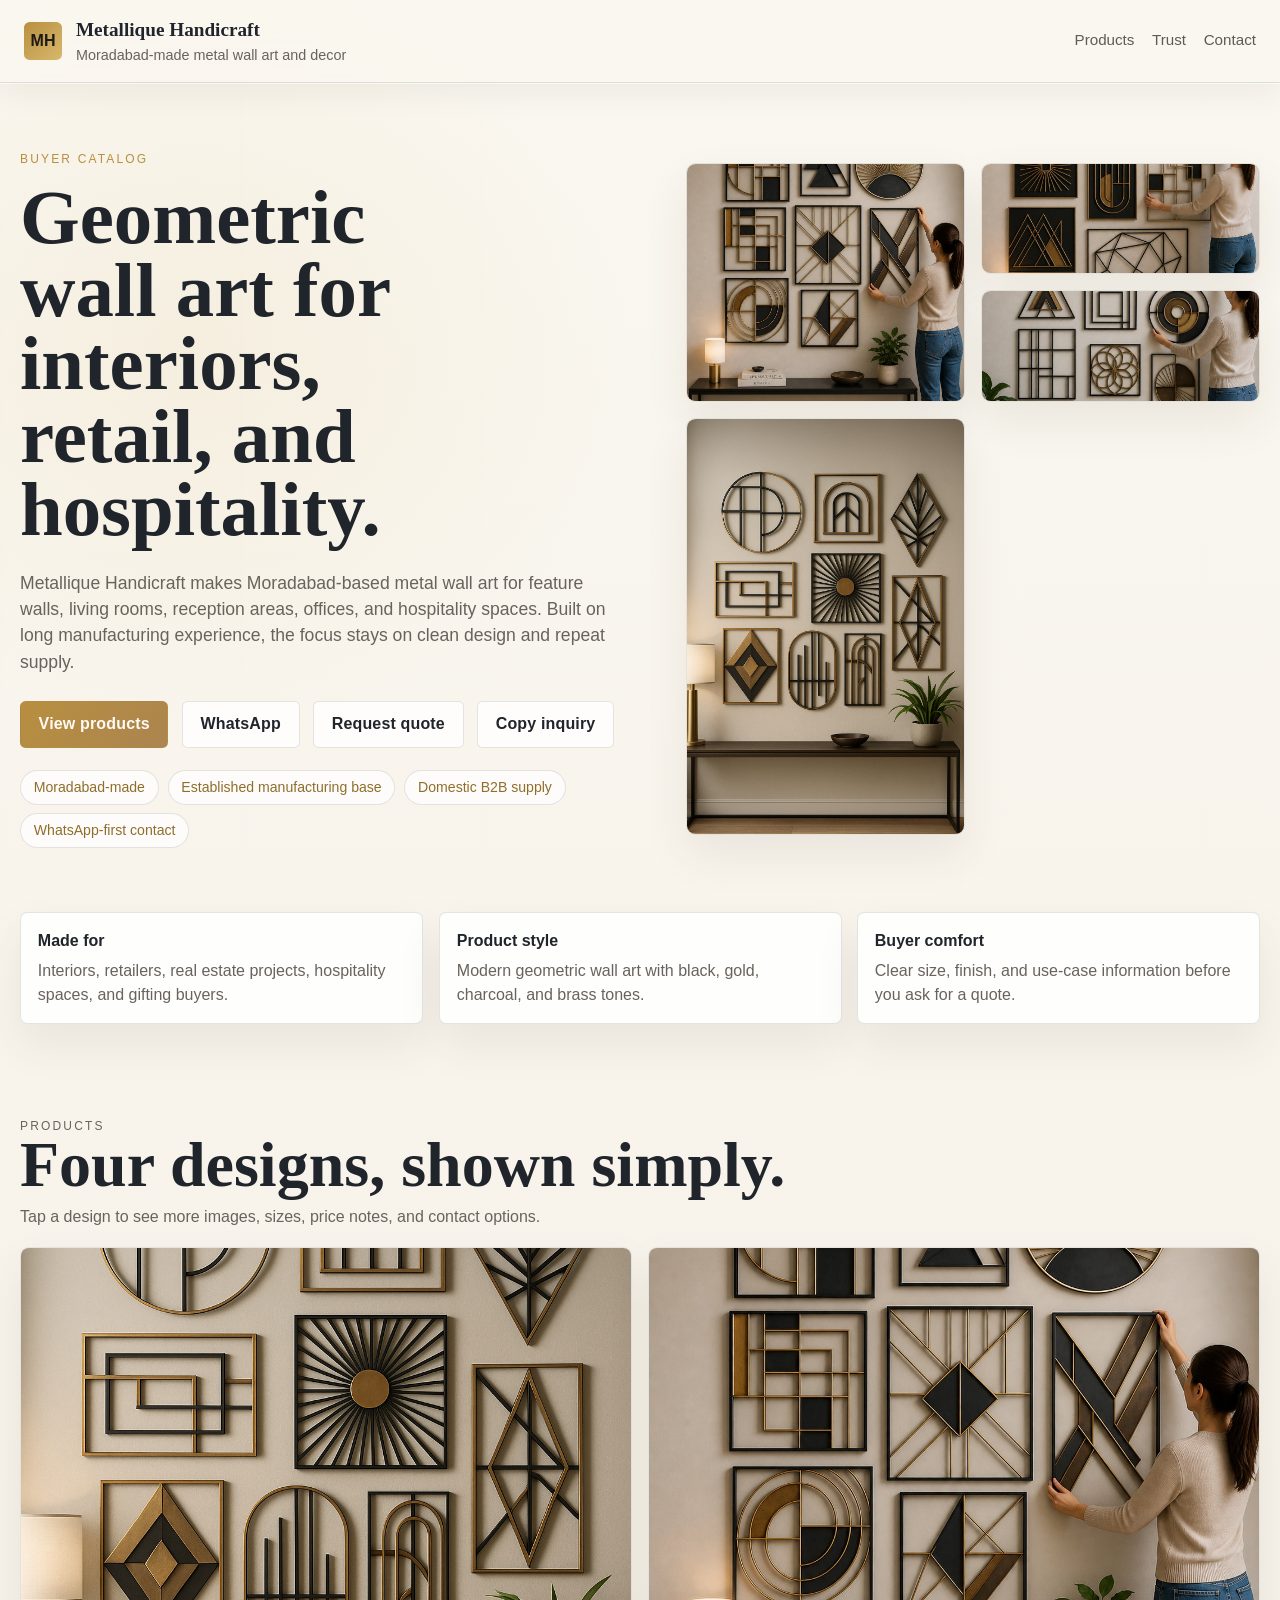
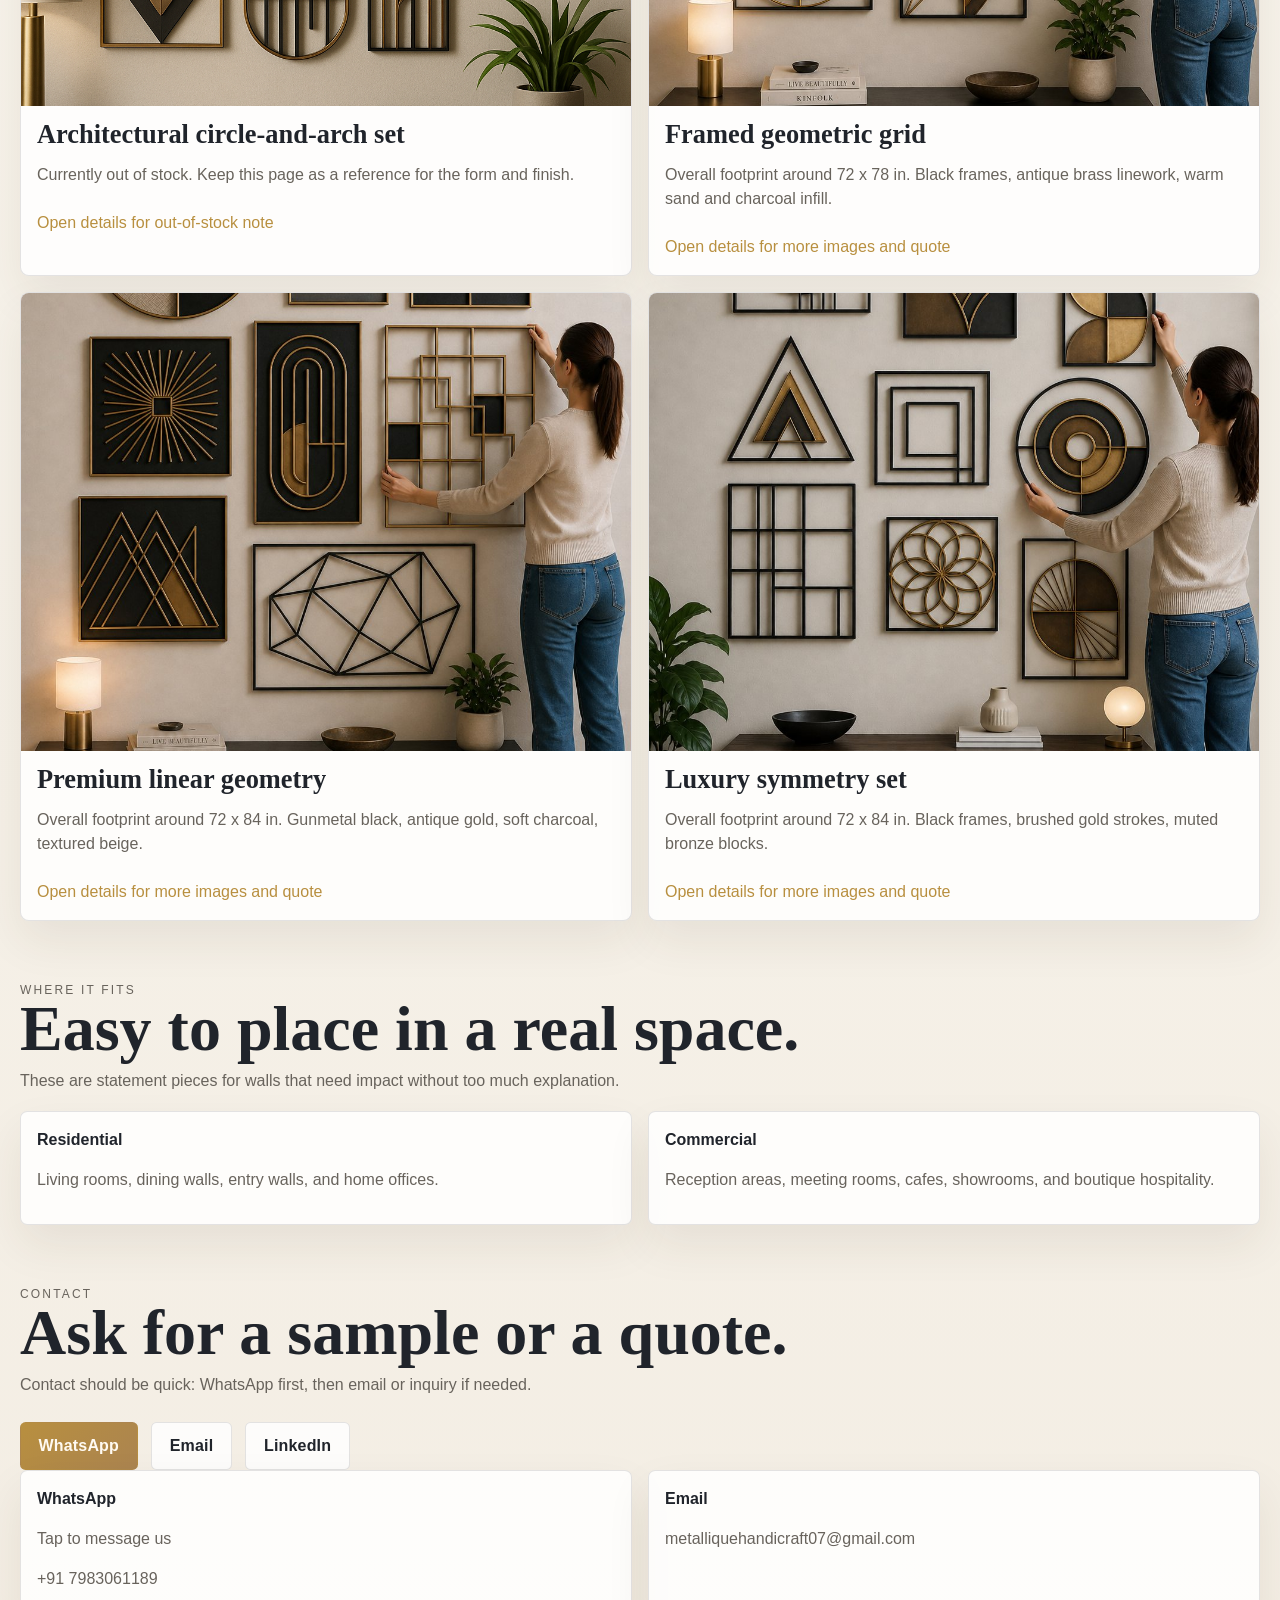
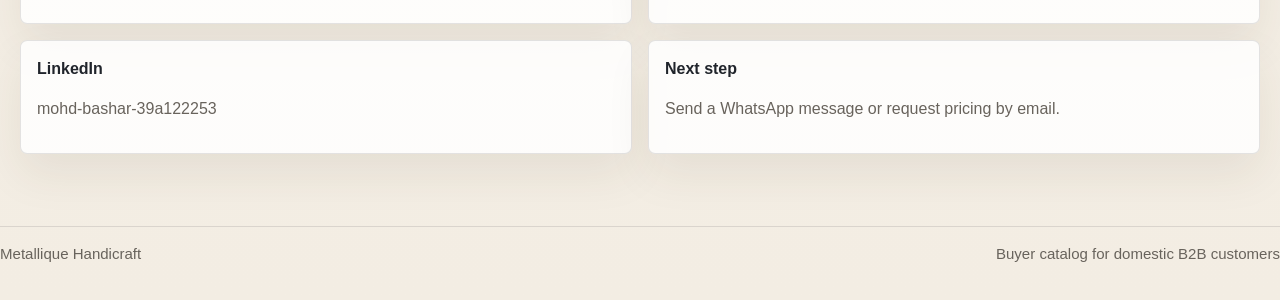
<file: index.html>
<!doctype html>
<html lang="en">
  <head>
    <meta charset="utf-8" />
    <meta name="viewport" content="width=device-width,initial-scale=1" />
    <title>Metallique Handicraft | Buyer Catalog</title>
    <meta
      name="description"
      content="A simple buyer catalog for Metallique Handicraft: four geometric wall-art designs, Moradabad-made, with easy WhatsApp contact."
    />
    <link rel="stylesheet" href="./styles.css" />
  </head>
  <body>
    <header class="topbar">
      <div class="topbar-inner">
        <div class="brand">
          <div class="brand-mark">MH</div>
          <div>
            <div class="brand-name">Metallique Handicraft</div>
            <div class="brand-sub">Moradabad-made metal wall art and decor</div>
          </div>
        </div>
        <button class="menu-toggle" type="button" data-menu-toggle aria-expanded="false" aria-label="Toggle navigation">
          <span class="menu-icon"></span>
        </button>
        <nav class="nav">
          <a href="#products">Products</a>
          <a href="#trust">Trust</a>
          <a href="#contact">Contact</a>
        </nav>
      </div>
    </header>

    <main>
      <section class="hero">
        <div class="hero-copy reveal" data-reveal="up">
          <p class="eyebrow">Buyer catalog</p>
          <h1>Geometric wall art for interiors, retail, and hospitality.</h1>
          <p class="lede">
            Metallique Handicraft makes Moradabad-based metal wall art for feature walls, living
            rooms, reception areas, offices, and hospitality spaces. Built on long manufacturing
            experience, the focus stays on clean design and repeat supply.
          </p>
          <div class="hero-actions">
            <a class="button button-primary" href="#products">View products</a>
            <a
              class="button button-secondary"
              href="https://wa.me/917983061189?text=Hello%2C%20I%20want%20to%20know%20about%20Metallique%20Handicraft%27s%20metal%20wall%20art."
              target="_blank"
              rel="noreferrer"
            >
              WhatsApp
            </a>
            <a class="button button-secondary" href="mailto:metalliquehandicraft07@gmail.com?subject=Quote%20request%20for%20Metallique%20Handicraft%20wall%20art">Request quote</a>
            <button
              class="button button-secondary"
              type="button"
              data-copy="Hello, I am interested in Metallique Handicraft's metal wall art. Please share the product options, pricing, and sample details."
            >
              Copy inquiry
            </button>
          </div>
          <div class="pill-row">
            <span class="pill">Moradabad-made</span>
            <span class="pill">Established manufacturing base</span>
            <span class="pill">Domestic B2B supply</span>
            <span class="pill">WhatsApp-first contact</span>
          </div>
        </div>

        <div class="hero-visual reveal" data-reveal="right" data-parallax="0.02">
          <a class="hero-tile hero-tile-large" href="./framed-geometric-grid.html">
            <img src="./assets/product2-1.jpg" alt="Framed geometric grid" loading="eager" fetchpriority="high" />
          </a>
          <a class="hero-tile" href="./premium-linear-geometry.html">
            <img src="./assets/product3-1.jpg" alt="Premium linear geometry" loading="eager" fetchpriority="high" />
          </a>
          <a class="hero-tile" href="./luxury-symmetry-set.html">
            <img src="./assets/product4-1.jpg" alt="Luxury symmetry set" loading="eager" fetchpriority="high" />
          </a>
          <div class="hero-tile hero-tile-empty">
            <img src="./assets/product1-outstock.png" alt="Architectural wall art reference view" loading="eager" />
          </div>
        </div>
      </section>

      <section class="band band-tight reveal" id="trust" data-reveal="up">
        <div class="status-row">
          <div class="status reveal" data-reveal="up">
            <strong>Made for</strong>
            <span>Interiors, retailers, real estate projects, hospitality spaces, and gifting buyers.</span>
          </div>
          <div class="status reveal" data-reveal="up">
            <strong>Product style</strong>
            <span>Modern geometric wall art with black, gold, charcoal, and brass tones.</span>
          </div>
          <div class="status reveal" data-reveal="up">
            <strong>Buyer comfort</strong>
            <span>Clear size, finish, and use-case information before you ask for a quote.</span>
          </div>
        </div>
      </section>

      <section class="section" id="products">
        <div class="section-head reveal" data-reveal="up">
          <p class="eyebrow">Products</p>
          <h2>Four designs, shown simply.</h2>
          <p>Tap a design to see more images, sizes, price notes, and contact options.</p>
        </div>

        <div class="product-grid">
          <a class="product-card product-link reveal" data-reveal="up" href="./architectural-circle-arch-set.html">
            <img src="./assets/product1-outstock.png" alt="Architectural circle-and-arch set reference view" />
            <div class="product-copy">
              <h3>Architectural circle-and-arch set</h3>
              <p>Currently out of stock. Keep this page as a reference for the form and finish.</p>
              <span>Open details for out-of-stock note</span>
            </div>
          </a>
          <a class="product-card product-link reveal" data-reveal="up" href="./framed-geometric-grid.html">
            <img src="./assets/product2-1.jpg" alt="Framed geometric grid wall art" />
            <div class="product-copy">
              <h3>Framed geometric grid</h3>
              <p>Overall footprint around 72 x 78 in. Black frames, antique brass linework, warm sand and charcoal infill.</p>
              <span>Open details for more images and quote</span>
            </div>
          </a>
          <a class="product-card product-link reveal" data-reveal="up" href="./premium-linear-geometry.html">
            <img src="./assets/product3-1.jpg" alt="Premium linear geometry wall art" />
            <div class="product-copy">
              <h3>Premium linear geometry</h3>
              <p>Overall footprint around 72 x 84 in. Gunmetal black, antique gold, soft charcoal, textured beige.</p>
              <span>Open details for more images and quote</span>
            </div>
          </a>
          <a class="product-card product-link reveal" data-reveal="up" href="./luxury-symmetry-set.html">
            <img src="./assets/product4-1.jpg" alt="Luxury symmetry wall set" />
            <div class="product-copy">
              <h3>Luxury symmetry set</h3>
              <p>Overall footprint around 72 x 84 in. Black frames, brushed gold strokes, muted bronze blocks.</p>
              <span>Open details for more images and quote</span>
            </div>
          </a>
        </div>
      </section>

      <section class="section section-alt">
        <div class="section-head reveal" data-reveal="up">
          <p class="eyebrow">Where it fits</p>
          <h2>Easy to place in a real space.</h2>
          <p>These are statement pieces for walls that need impact without too much explanation.</p>
        </div>
        <div class="section-grid">
          <div class="page-panel reveal" data-reveal="up">
            <strong>Residential</strong>
            <p>Living rooms, dining walls, entry walls, and home offices.</p>
          </div>
          <div class="page-panel reveal" data-reveal="up">
            <strong>Commercial</strong>
            <p>Reception areas, meeting rooms, cafes, showrooms, and boutique hospitality.</p>
          </div>
        </div>
      </section>

      <section class="section section-alt" id="contact">
        <div class="section-head reveal" data-reveal="up">
          <p class="eyebrow">Contact</p>
          <h2>Ask for a sample or a quote.</h2>
          <p>Contact should be quick: WhatsApp first, then email or inquiry if needed.</p>
        </div>
        <div class="contact-actions home-contact-actions">
          <a class="button button-primary" href="https://wa.me/917983061189?text=Hello%2C%20I%20want%20to%20know%20about%20Metallique%20Handicraft%27s%20metal%20wall%20art." target="_blank" rel="noreferrer">WhatsApp</a>
          <a class="button button-secondary" href="mailto:metalliquehandicraft07@gmail.com?subject=Metallique%20Handicraft%20quote%20request">Email</a>
          <a class="button button-secondary" href="https://www.linkedin.com/in/mohd-bashar-39a122253/" target="_blank" rel="noreferrer">LinkedIn</a>
        </div>
        <div class="section-grid">
          <div class="page-panel reveal" data-reveal="up">
            <strong>WhatsApp</strong>
            <p><a href="https://wa.me/917983061189?text=Hello%2C%20I%20want%20to%20know%20about%20Metallique%20Handicraft%27s%20metal%20wall%20art." target="_blank" rel="noreferrer">Tap to message us</a></p>
            <p><a href="tel:+917983061189">+91 7983061189</a></p>
          </div>
          <div class="page-panel reveal" data-reveal="up">
            <strong>Email</strong>
            <p><a href="mailto:metalliquehandicraft07@gmail.com?subject=Metallique%20Handicraft%20quote%20request">metalliquehandicraft07@gmail.com</a></p>
          </div>
          <div class="page-panel reveal" data-reveal="up">
            <strong>LinkedIn</strong>
            <p><a href="https://www.linkedin.com/in/mohd-bashar-39a122253/" target="_blank" rel="noreferrer">mohd-bashar-39a122253</a></p>
          </div>
          <div class="page-panel reveal" data-reveal="up">
            <strong>Next step</strong>
            <p><a href="https://wa.me/917983061189?text=Hello%2C%20please%20share%20pricing%20and%20sample%20details%20for%20Metallique%20Handicraft." target="_blank" rel="noreferrer">Send a WhatsApp message</a> or request pricing by email.</p>
          </div>
        </div>
      </section>
    </main>

    <footer class="footer">
      <span>Metallique Handicraft</span>
      <span>Buyer catalog for domestic B2B customers</span>
    </footer>

    <script src="./script.js"></script>
  </body>
</html>
</file>
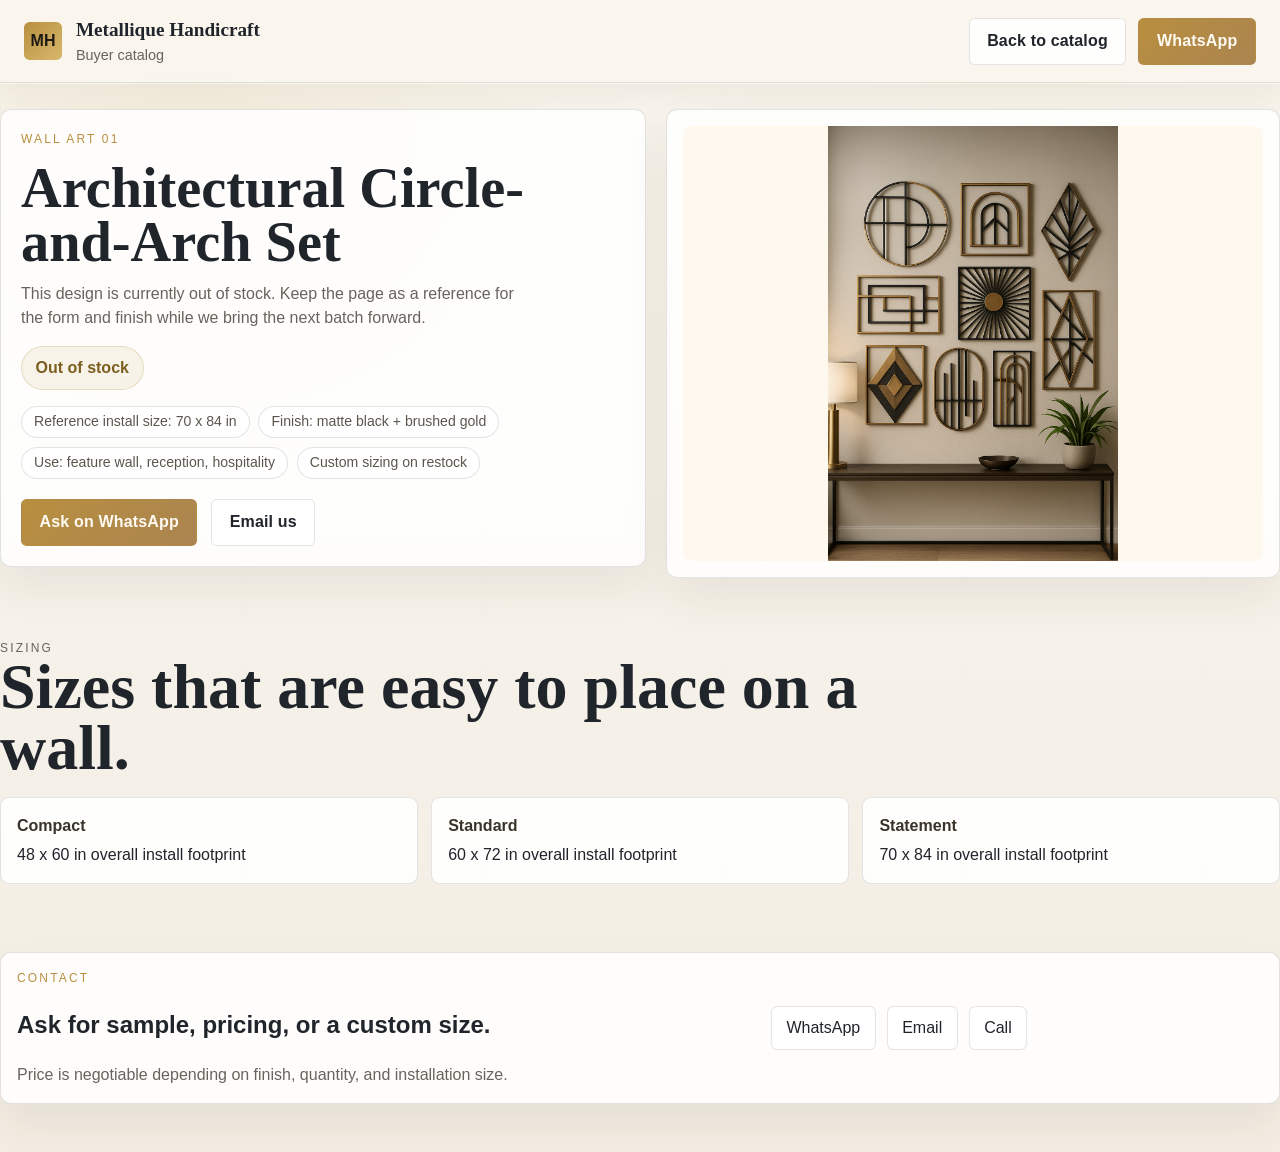
<file: architectural-circle-arch-set.html>
<!doctype html>
<html lang="en">
  <head>
    <meta charset="utf-8" />
    <meta name="viewport" content="width=device-width,initial-scale=1" />
    <title>Architectural Circle-and-Arch Set | Metallique Handicraft</title>
    <meta name="description" content="Detailed page for the Architectural Circle-and-Arch Set from Metallique Handicraft." />
    <link rel="stylesheet" href="./styles.css" />
  </head>
  <body>
    <header class="topbar detail-topbar">
      <div class="topbar-inner">
        <a class="brand" href="./index.html#products">
          <div class="brand-mark">MH</div>
          <div>
            <div class="brand-name">Metallique Handicraft</div>
            <div class="brand-sub">Buyer catalog</div>
          </div>
        </a>
        <div class="detail-top-actions">
          <a class="button button-secondary" href="./index.html#products">Back to catalog</a>
          <a class="button button-primary" href="https://wa.me/917983061189?text=Hello%2C%20I%20want%20to%20know%20about%20the%20Architectural%20Circle-and-Arch%20Set." target="_blank" rel="noreferrer">WhatsApp</a>
        </div>
      </div>
    </header>

    <main class="detail-page">
      <section class="detail-hero">
        <div class="detail-card reveal" data-reveal="up">
          <p class="eyebrow">Wall art 01</p>
          <h1>Architectural Circle-and-Arch Set</h1>
          <p class="detail-summary">
            This design is currently out of stock. Keep the page as a reference for the form and
            finish while we bring the next batch forward.
          </p>
          <div class="price-note">Out of stock</div>
          <div class="chip-row">
            <span class="chip">Reference install size: 70 x 84 in</span>
            <span class="chip">Finish: matte black + brushed gold</span>
            <span class="chip">Use: feature wall, reception, hospitality</span>
            <span class="chip">Custom sizing on restock</span>
          </div>
          <div class="hero-actions" style="margin-top:1.25rem;">
            <a class="button button-primary" href="https://wa.me/917983061189?text=Hello%2C%20I%20want%20pricing%20for%20the%20Architectural%20Circle-and-Arch%20Set." target="_blank" rel="noreferrer">Ask on WhatsApp</a>
            <a class="button button-secondary" href="mailto:metalliquehandicraft07@gmail.com?subject=Enquiry%20for%20Architectural%20Circle-and-Arch%20Set">Email us</a>
          </div>
        </div>
        <div class="detail-panel reveal" data-reveal="right">
          <img src="./assets/product1-outstock.png" alt="Architectural wall art reference view" class="hero-strip" />
        </div>
      </section>

      <section class="section">
        <div class="section-head reveal" data-reveal="up">
          <p class="eyebrow">Sizing</p>
          <h2>Sizes that are easy to place on a wall.</h2>
        </div>
        <div class="detail-specs">
          <div class="spec-card"><strong>Compact</strong><span>48 x 60 in overall install footprint</span></div>
          <div class="spec-card"><strong>Standard</strong><span>60 x 72 in overall install footprint</span></div>
          <div class="spec-card"><strong>Statement</strong><span>70 x 84 in overall install footprint</span></div>
        </div>
      </section>

      <section class="section">
        <div class="contact-strip reveal" data-reveal="up" id="contact">
          <div>
            <p class="eyebrow">Contact</p>
            <h2>Ask for sample, pricing, or a custom size.</h2>
            <p class="detail-summary">Price is negotiable depending on finish, quantity, and installation size.</p>
          </div>
          <div class="contact-links">
            <a class="mini-link" href="https://wa.me/917983061189?text=Hello%2C%20I%20want%20pricing%20for%20the%20Architectural%20Circle-and-Arch%20Set." target="_blank" rel="noreferrer">WhatsApp</a>
            <a class="mini-link" href="mailto:metalliquehandicraft07@gmail.com?subject=Enquiry%20for%20Architectural%20Circle-and-Arch%20Set">Email</a>
            <a class="mini-link" href="tel:+917983061189">Call</a>
          </div>
        </div>
      </section>
    </main>
    <script src="./script.js"></script>
  </body>
</html>
</file>
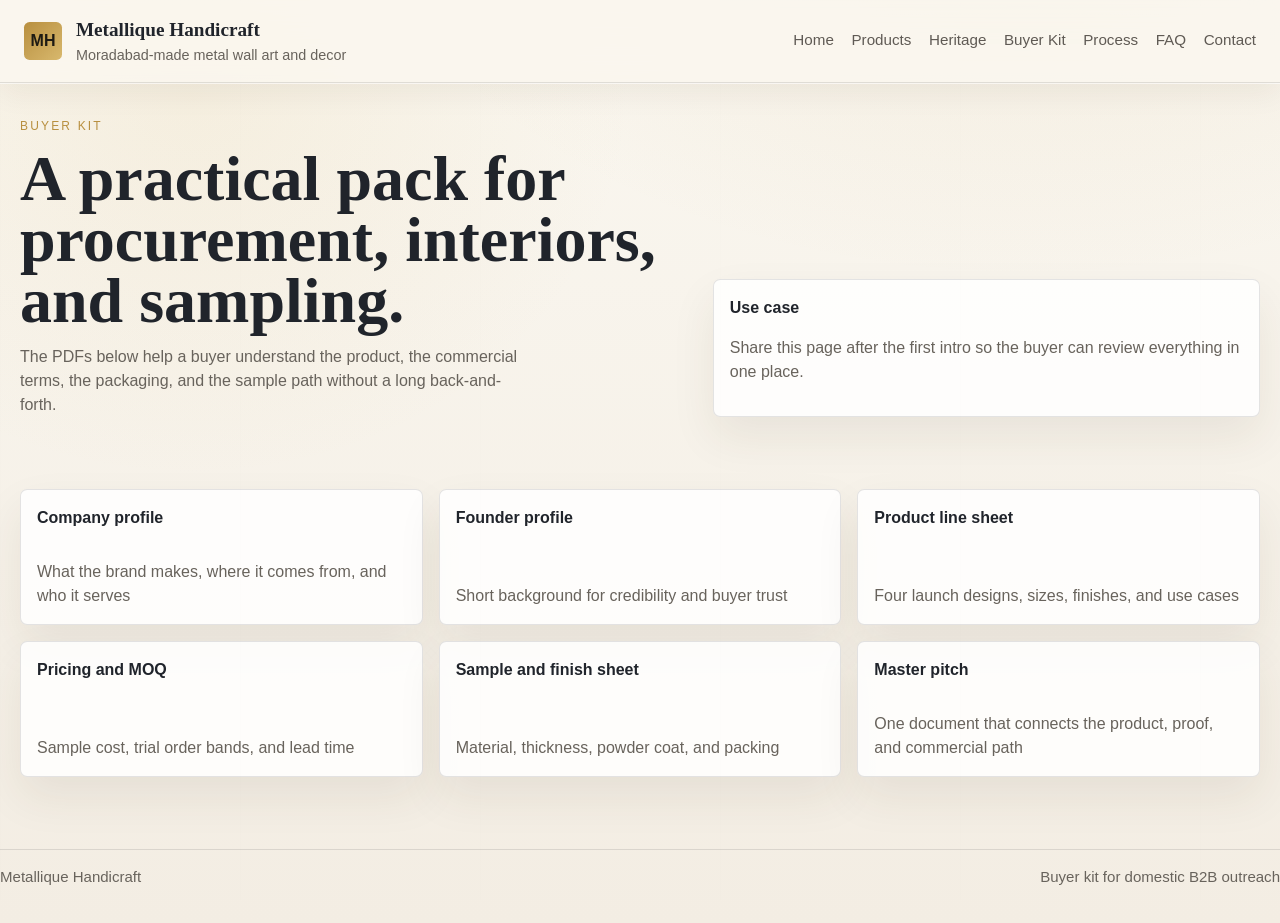
<file: buyer-kit.html>
<!doctype html>
<html lang="en">
  <head>
    <meta charset="utf-8" />
    <meta name="viewport" content="width=device-width,initial-scale=1" />
    <title>Buyer Kit | Metallique Handicraft</title>
    <meta name="description" content="Download the buyer-ready PDFs for Metallique Handicraft." />
    <link rel="stylesheet" href="./styles.css" />
  </head>
  <body>
    <header class="topbar">
      <div class="topbar-inner">
        <div class="brand">
          <div class="brand-mark">MH</div>
          <div>
            <div class="brand-name">Metallique Handicraft</div>
            <div class="brand-sub">Moradabad-made metal wall art and decor</div>
          </div>
        </div>
        <button class="menu-toggle" type="button" data-menu-toggle aria-expanded="false" aria-label="Toggle navigation"><span class="menu-icon"></span></button>
        <nav class="nav">
          <a href="./index.html">Home</a>
          <a href="./products.html">Products</a>
          <a href="./heritage.html">Heritage</a>
          <a href="./buyer-kit.html">Buyer Kit</a>
          <a href="./process.html">Process</a>
          <a href="./faq.html">FAQ</a>
          <a href="./contact.html">Contact</a>
        </nav>
      </div>
    </header>

    <main>
      <section class="page-hero">
        <div class="page-title">
          <p class="eyebrow">Buyer kit</p>
          <h1>A practical pack for procurement, interiors, and sampling.</h1>
          <p class="page-summary">
            The PDFs below help a buyer understand the product, the commercial terms, the packaging,
            and the sample path without a long back-and-forth.
          </p>
        </div>
        <div class="page-panel">
          <strong>Use case</strong>
          <p>Share this page after the first intro so the buyer can review everything in one place.</p>
        </div>
      </section>

      <section class="section">
        <div class="kit-grid">
          <a class="kit-card" href="../B2B Sales Kit/metallique_company_profile.pdf" target="_blank" rel="noreferrer"><strong>Company profile</strong><span>What the brand makes, where it comes from, and who it serves</span></a>
          <a class="kit-card" href="../B2B Sales Kit/metallique_founder_profile.pdf" target="_blank" rel="noreferrer"><strong>Founder profile</strong><span>Short background for credibility and buyer trust</span></a>
          <a class="kit-card" href="../B2B Sales Kit/metallique_product_line_sheet.pdf" target="_blank" rel="noreferrer"><strong>Product line sheet</strong><span>Four launch designs, sizes, finishes, and use cases</span></a>
          <a class="kit-card" href="../B2B Sales Kit/metallique_pricing_moq_sheet.pdf" target="_blank" rel="noreferrer"><strong>Pricing and MOQ</strong><span>Sample cost, trial order bands, and lead time</span></a>
          <a class="kit-card" href="../B2B Sales Kit/metallique_sample_finish_packaging_sheet.pdf" target="_blank" rel="noreferrer"><strong>Sample and finish sheet</strong><span>Material, thickness, powder coat, and packing</span></a>
          <a class="kit-card" href="../B2B Sales Kit/metallique_master_pitch.pdf" target="_blank" rel="noreferrer"><strong>Master pitch</strong><span>One document that connects the product, proof, and commercial path</span></a>
        </div>
      </section>
    </main>

    <footer class="footer">
      <span>Metallique Handicraft</span>
      <span>Buyer kit for domestic B2B outreach</span>
    </footer>
    <script src="./script.js"></script>
  </body>
</html>
</file>
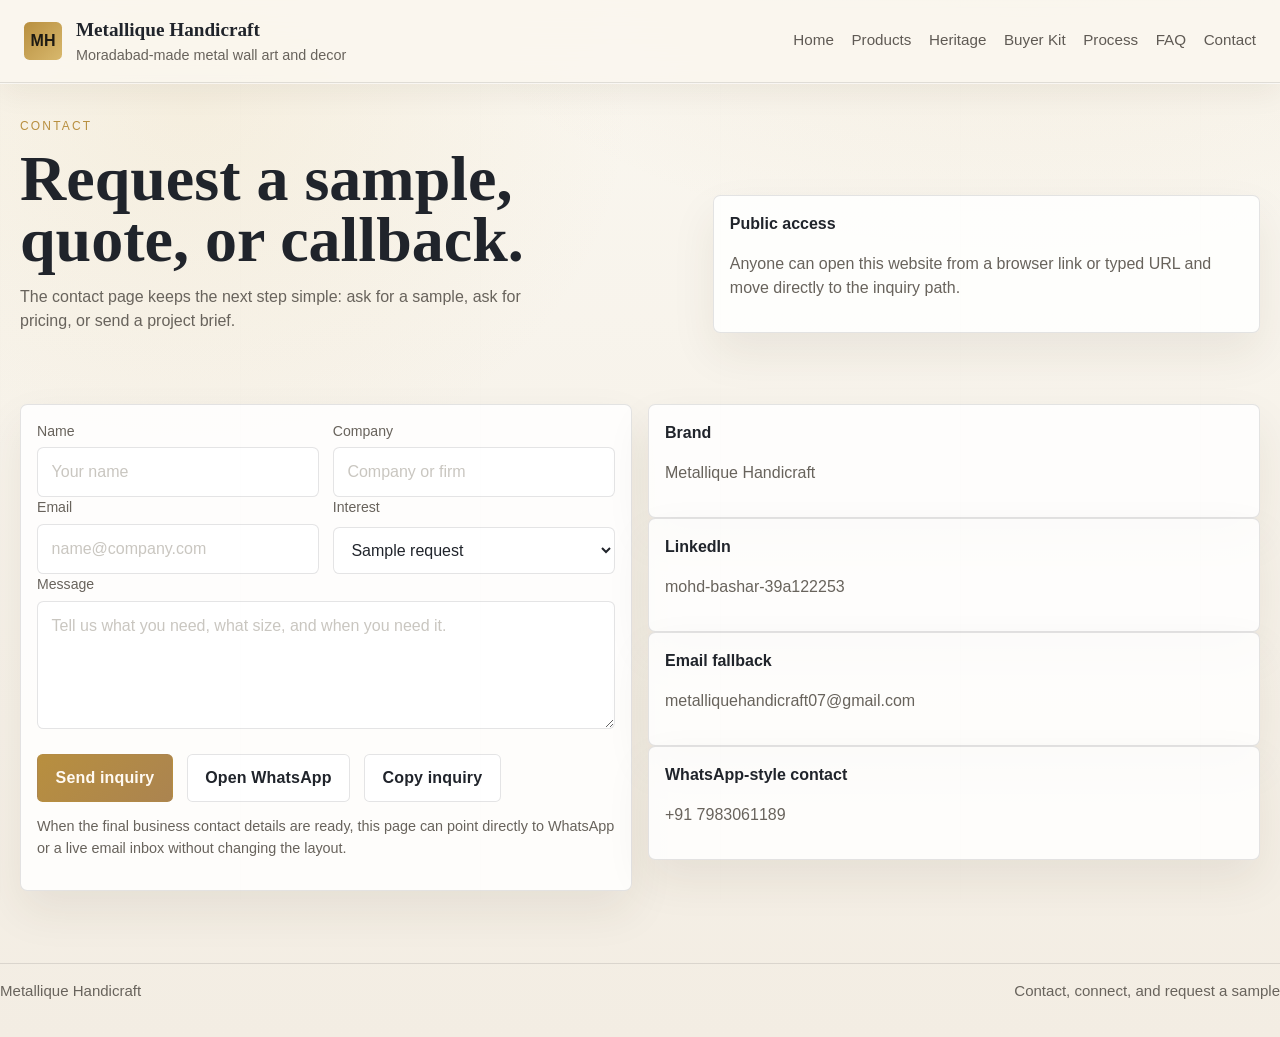
<file: contact.html>
<!doctype html>
<html lang="en">
  <head>
    <meta charset="utf-8" />
    <meta name="viewport" content="width=device-width,initial-scale=1" />
    <title>Contact | Metallique Handicraft</title>
    <meta name="description" content="Contact Metallique Handicraft through LinkedIn, email, or the inquiry form." />
    <link rel="stylesheet" href="./styles.css" />
  </head>
  <body>
    <header class="topbar">
      <div class="topbar-inner">
        <div class="brand">
          <div class="brand-mark">MH</div>
          <div>
            <div class="brand-name">Metallique Handicraft</div>
            <div class="brand-sub">Moradabad-made metal wall art and decor</div>
          </div>
        </div>
        <button class="menu-toggle" type="button" data-menu-toggle aria-expanded="false" aria-label="Toggle navigation"><span class="menu-icon"></span></button>
        <nav class="nav">
          <a href="./index.html">Home</a>
          <a href="./products.html">Products</a>
          <a href="./heritage.html">Heritage</a>
          <a href="./buyer-kit.html">Buyer Kit</a>
          <a href="./process.html">Process</a>
          <a href="./faq.html">FAQ</a>
          <a href="./contact.html">Contact</a>
        </nav>
      </div>
    </header>

    <main>
      <section class="page-hero">
        <div class="page-title">
          <p class="eyebrow">Contact</p>
          <h1>Request a sample, quote, or callback.</h1>
          <p class="page-summary">
            The contact page keeps the next step simple: ask for a sample, ask for pricing, or send
            a project brief.
          </p>
        </div>
        <div class="page-panel">
          <strong>Public access</strong>
          <p>Anyone can open this website from a browser link or typed URL and move directly to the inquiry path.</p>
        </div>
      </section>

      <section class="section section-grid">
        <div class="contact-form">
          <form action="#" method="post" enctype="text/plain" data-gmail-form data-gmail-to="metalliquehandicraft07@gmail.com" data-gmail-subject="Metallique Handicraft inquiry">
            <div class="field-grid">
              <div class="field"><label for="name">Name</label><input id="name" name="name" type="text" placeholder="Your name" /></div>
              <div class="field"><label for="company">Company</label><input id="company" name="company" type="text" placeholder="Company or firm" /></div>
            </div>
            <div class="field-grid">
              <div class="field"><label for="email">Email</label><input id="email" name="email" type="email" placeholder="name@company.com" /></div>
              <div class="field">
                <label for="interest">Interest</label>
                <select id="interest" name="interest">
                  <option>Sample request</option>
                  <option>Trial order</option>
                  <option>Retail sourcing</option>
                  <option>Real estate / interior project</option>
                  <option>Hospitality / gifting</option>
                </select>
              </div>
            </div>
            <div class="field">
              <label for="message">Message</label>
              <textarea id="message" name="message" placeholder="Tell us what you need, what size, and when you need it."></textarea>
            </div>
            <div class="hero-actions">
              <button class="button button-primary" type="submit">Send inquiry</button>
              <a class="button button-secondary" href="https://wa.me/917983061189?text=Hello%2C%20I%20want%20a%20quote%20for%20Metallique%20Handicraft%20wall%20art." target="_blank" rel="noreferrer">Open WhatsApp</a>
              <button
                class="button button-secondary"
                type="button"
                data-copy="Hello, I'm interested in Metallique Handicraft's metal wall art for a B2B requirement. Please share the buyer kit and sample options."
              >
                Copy inquiry
              </button>
            </div>
            <p class="note">
              When the final business contact details are ready, this page can point directly to WhatsApp or a live email inbox without changing the layout.
            </p>
          </form>
        </div>

        <div class="stack">
            <div class="page-panel">
            <strong>Brand</strong>
            <p>Metallique Handicraft</p>
          </div>
          <div class="page-panel">
            <strong>LinkedIn</strong>
            <p><a href="https://www.linkedin.com/in/mohd-bashar-39a122253/" target="_blank" rel="noreferrer">mohd-bashar-39a122253</a></p>
          </div>
          <div class="page-panel">
            <strong>Email fallback</strong>
            <p><a href="mailto:metalliquehandicraft07@gmail.com?subject=Metallique%20Handicraft%20contact%20request">metalliquehandicraft07@gmail.com</a></p>
          </div>
          <div class="page-panel">
            <strong>WhatsApp-style contact</strong>
            <p><a href="https://wa.me/917983061189?text=Hello%2C%20I%20want%20pricing%20for%20Metallique%20Handicraft%20wall%20art." target="_blank" rel="noreferrer">+91 7983061189</a></p>
          </div>
        </div>
      </section>
    </main>

    <footer class="footer">
      <span>Metallique Handicraft</span>
      <span>Contact, connect, and request a sample</span>
    </footer>
    <script src="./script.js"></script>
  </body>
</html>
</file>
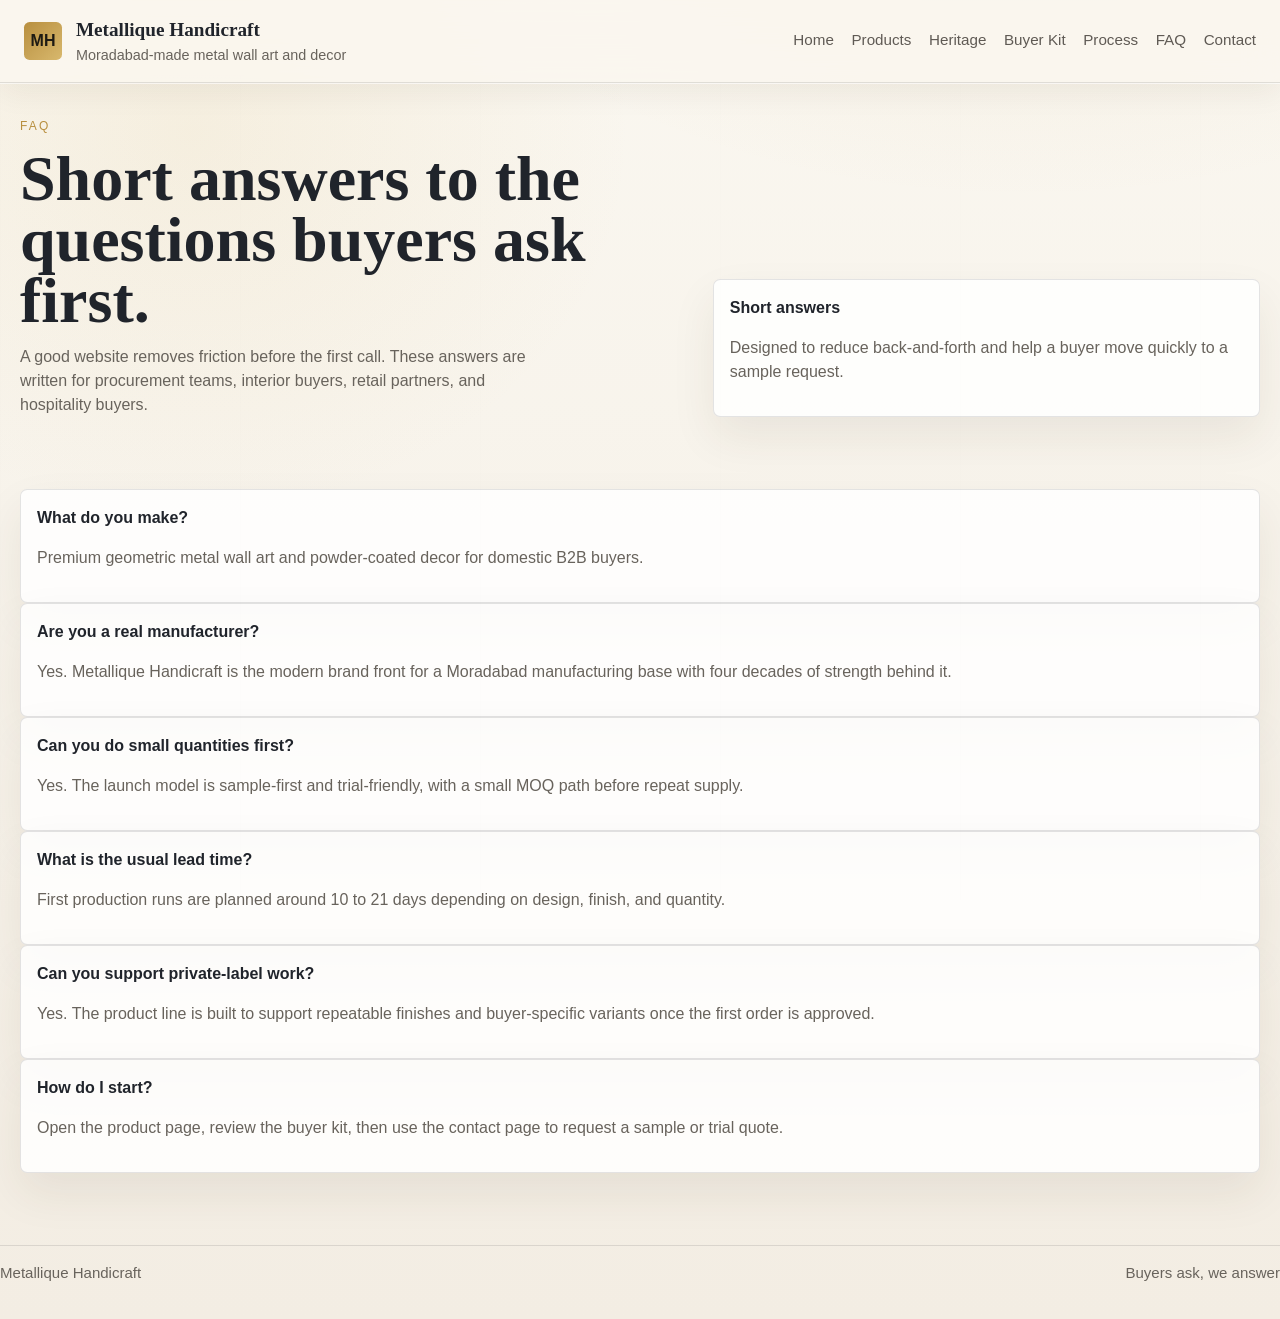
<file: faq.html>
<!doctype html>
<html lang="en">
  <head>
    <meta charset="utf-8" />
    <meta name="viewport" content="width=device-width,initial-scale=1" />
    <title>FAQ | Metallique Handicraft</title>
    <meta name="description" content="Frequently asked questions for Metallique Handicraft buyers." />
    <link rel="stylesheet" href="./styles.css" />
  </head>
  <body>
    <header class="topbar">
      <div class="topbar-inner">
        <div class="brand">
          <div class="brand-mark">MH</div>
          <div>
            <div class="brand-name">Metallique Handicraft</div>
            <div class="brand-sub">Moradabad-made metal wall art and decor</div>
          </div>
        </div>
        <button class="menu-toggle" type="button" data-menu-toggle aria-expanded="false" aria-label="Toggle navigation"><span class="menu-icon"></span></button>
        <nav class="nav">
          <a href="./index.html">Home</a>
          <a href="./products.html">Products</a>
          <a href="./heritage.html">Heritage</a>
          <a href="./buyer-kit.html">Buyer Kit</a>
          <a href="./process.html">Process</a>
          <a href="./faq.html">FAQ</a>
          <a href="./contact.html">Contact</a>
        </nav>
      </div>
    </header>

    <main>
      <section class="page-hero">
        <div class="page-title">
          <p class="eyebrow">FAQ</p>
          <h1>Short answers to the questions buyers ask first.</h1>
          <p class="page-summary">
            A good website removes friction before the first call. These answers are written for
            procurement teams, interior buyers, retail partners, and hospitality buyers.
          </p>
        </div>
        <div class="page-panel">
          <strong>Short answers</strong>
          <p>Designed to reduce back-and-forth and help a buyer move quickly to a sample request.</p>
        </div>
      </section>

      <section class="section">
        <div class="faq-list">
          <div class="faq-item"><strong>What do you make?</strong><p>Premium geometric metal wall art and powder-coated decor for domestic B2B buyers.</p></div>
          <div class="faq-item"><strong>Are you a real manufacturer?</strong><p>Yes. Metallique Handicraft is the modern brand front for a Moradabad manufacturing base with four decades of strength behind it.</p></div>
          <div class="faq-item"><strong>Can you do small quantities first?</strong><p>Yes. The launch model is sample-first and trial-friendly, with a small MOQ path before repeat supply.</p></div>
          <div class="faq-item"><strong>What is the usual lead time?</strong><p>First production runs are planned around 10 to 21 days depending on design, finish, and quantity.</p></div>
          <div class="faq-item"><strong>Can you support private-label work?</strong><p>Yes. The product line is built to support repeatable finishes and buyer-specific variants once the first order is approved.</p></div>
          <div class="faq-item"><strong>How do I start?</strong><p>Open the product page, review the buyer kit, then use the contact page to request a sample or trial quote.</p></div>
        </div>
      </section>
    </main>

    <footer class="footer">
      <span>Metallique Handicraft</span>
      <span>Buyers ask, we answer</span>
    </footer>
    <script src="./script.js"></script>
  </body>
</html>
</file>
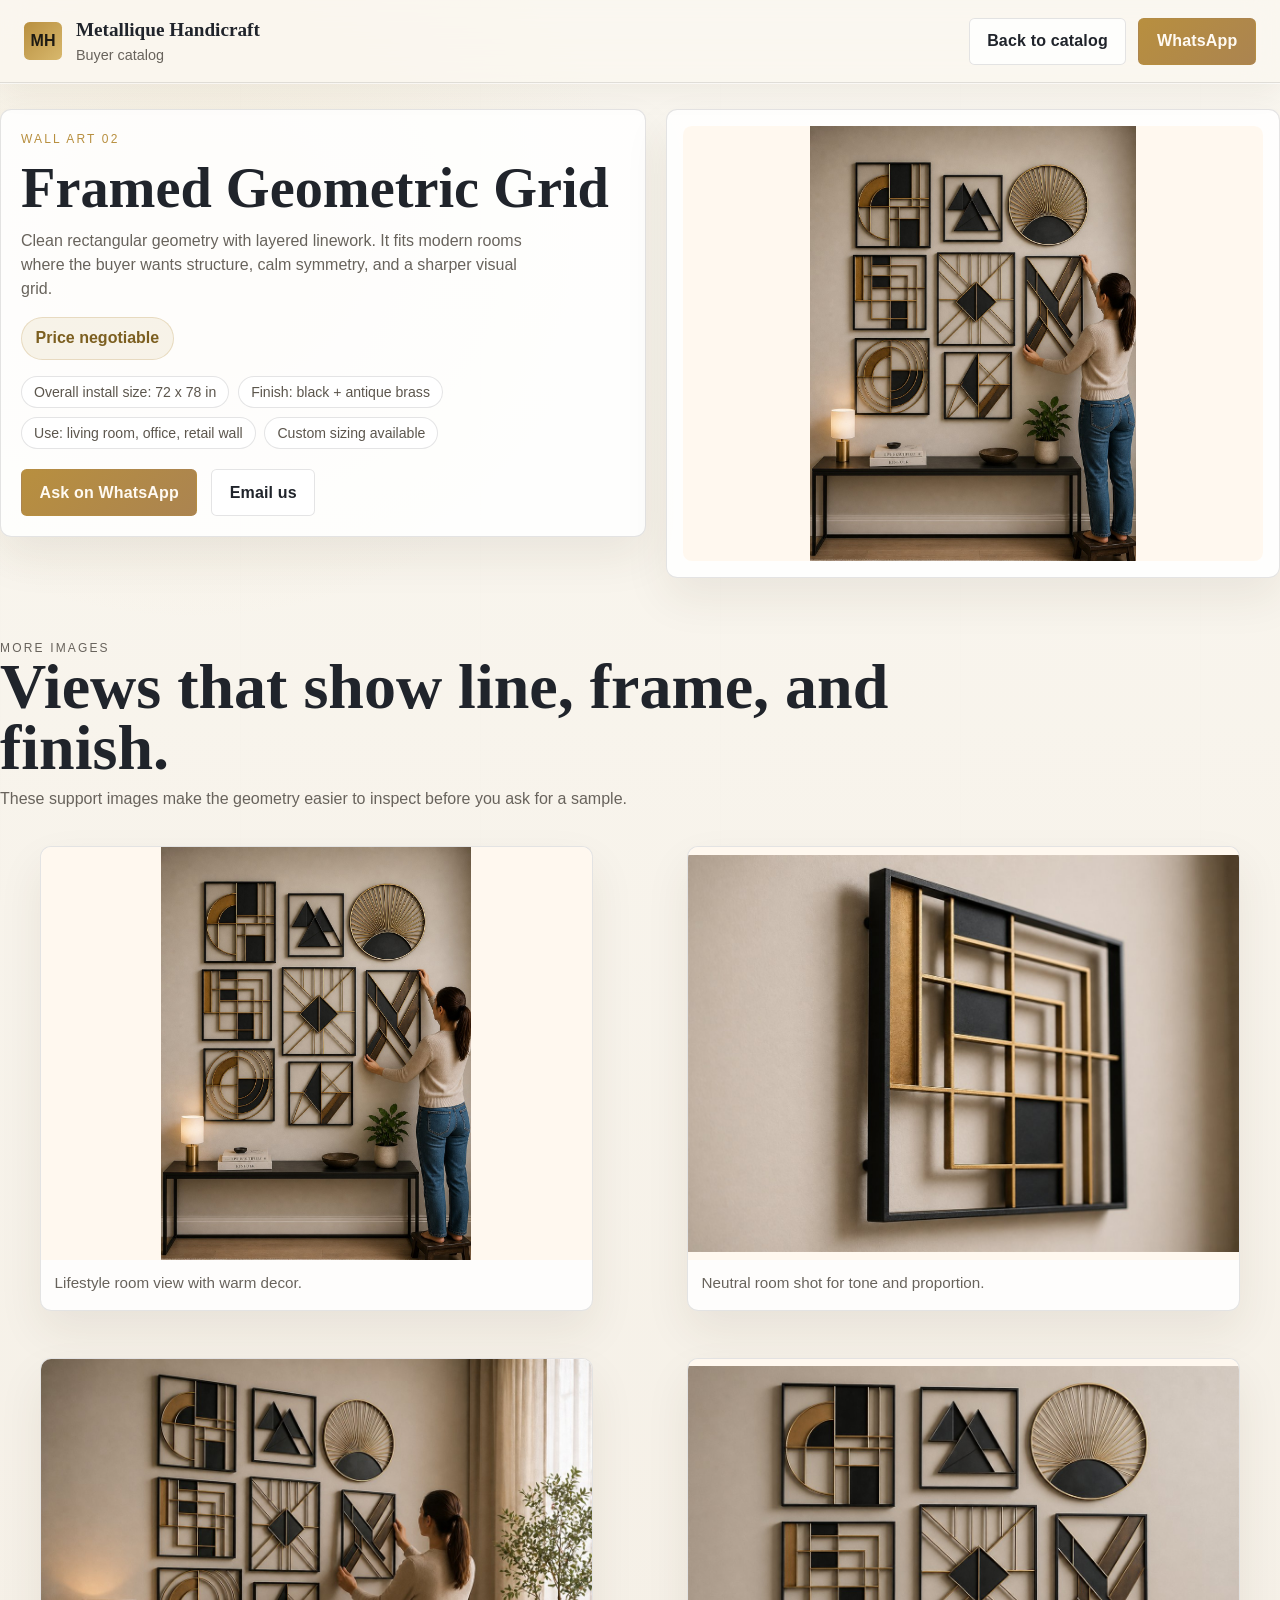
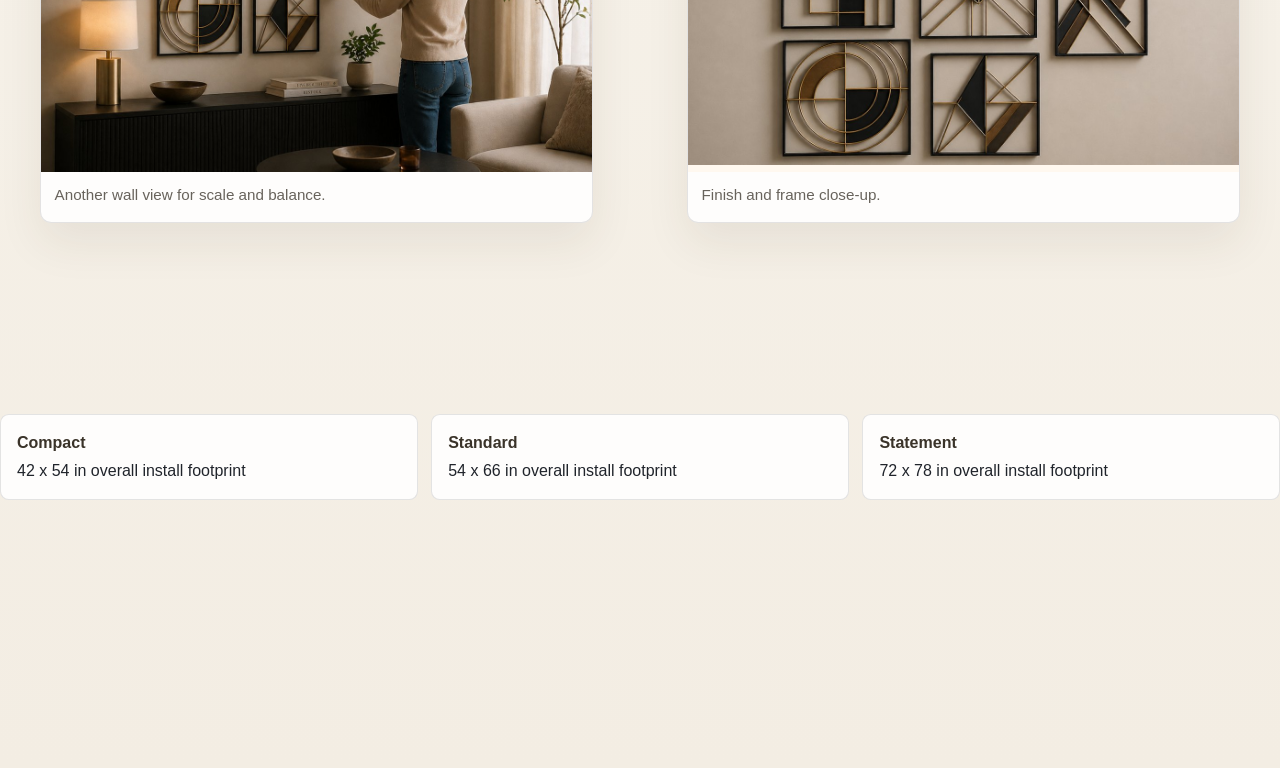
<file: framed-geometric-grid.html>
<!doctype html>
<html lang="en">
  <head>
    <meta charset="utf-8" />
    <meta name="viewport" content="width=device-width,initial-scale=1" />
    <title>Framed Geometric Grid | Metallique Handicraft</title>
    <meta name="description" content="Detailed page for the Framed Geometric Grid from Metallique Handicraft." />
    <link rel="stylesheet" href="./styles.css" />
  </head>
  <body>
    <header class="topbar detail-topbar">
      <div class="topbar-inner">
        <a class="brand" href="./index.html#products">
          <div class="brand-mark">MH</div>
          <div>
            <div class="brand-name">Metallique Handicraft</div>
            <div class="brand-sub">Buyer catalog</div>
          </div>
        </a>
        <div class="detail-top-actions">
          <a class="button button-secondary" href="./index.html#products">Back to catalog</a>
          <a class="button button-primary" href="https://wa.me/917983061189?text=Hello%2C%20I%20want%20to%20know%20about%20the%20Framed%20Geometric%20Grid." target="_blank" rel="noreferrer">WhatsApp</a>
        </div>
      </div>
    </header>

    <main class="detail-page">
      <section class="detail-hero">
        <div class="detail-card reveal" data-reveal="up">
          <p class="eyebrow">Wall art 02</p>
          <h1>Framed Geometric Grid</h1>
          <p class="detail-summary">
            Clean rectangular geometry with layered linework. It fits modern rooms where the buyer
            wants structure, calm symmetry, and a sharper visual grid.
          </p>
          <div class="price-note">Price negotiable</div>
          <div class="chip-row">
            <span class="chip">Overall install size: 72 x 78 in</span>
            <span class="chip">Finish: black + antique brass</span>
            <span class="chip">Use: living room, office, retail wall</span>
            <span class="chip">Custom sizing available</span>
          </div>
          <div class="hero-actions" style="margin-top:1.25rem;">
            <a class="button button-primary" href="https://wa.me/917983061189?text=Hello%2C%20I%20want%20pricing%20for%20the%20Framed%20Geometric%20Grid." target="_blank" rel="noreferrer">Ask on WhatsApp</a>
            <a class="button button-secondary" href="mailto:metalliquehandicraft07@gmail.com?subject=Enquiry%20for%20Framed%20Geometric%20Grid">Email us</a>
          </div>
        </div>
        <div class="detail-panel reveal" data-reveal="right">
          <img src="./assets/product2-1.jpg" alt="Framed geometric grid main view" class="hero-strip" />
        </div>
      </section>

      <section class="section">
        <div class="section-head reveal" data-reveal="up">
          <p class="eyebrow">More images</p>
          <h2>Views that show line, frame, and finish.</h2>
          <p>These support images make the geometry easier to inspect before you ask for a sample.</p>
        </div>
        <div class="gallery-grid">
          <figure class="gallery-card reveal" data-reveal="up"><img src="./assets/product2-1.jpg" alt="Framed geometric grid in a styled room" /><figcaption class="gallery-caption">Lifestyle room view with warm decor.</figcaption></figure>
          <figure class="gallery-card reveal" data-reveal="up"><img src="./assets/product2-2.jpg" alt="Framed geometric wall art in a neutral room" /><figcaption class="gallery-caption">Neutral room shot for tone and proportion.</figcaption></figure>
          <figure class="gallery-card reveal" data-reveal="up"><img src="./assets/product2-3.jpg" alt="Framed geometric wall art group view" /><figcaption class="gallery-caption">Another wall view for scale and balance.</figcaption></figure>
          <figure class="gallery-card reveal" data-reveal="up"><img src="./assets/product2-4.jpg" alt="Close-up of metal finish and frame detail" /><figcaption class="gallery-caption">Finish and frame close-up.</figcaption></figure>
        </div>
      </section>

      <section class="section">
        <div class="section-head reveal" data-reveal="up">
          <p class="eyebrow">Sizing</p>
          <h2>Suggested installation sizes.</h2>
        </div>
        <div class="detail-specs">
          <div class="spec-card"><strong>Compact</strong><span>42 x 54 in overall install footprint</span></div>
          <div class="spec-card"><strong>Standard</strong><span>54 x 66 in overall install footprint</span></div>
          <div class="spec-card"><strong>Statement</strong><span>72 x 78 in overall install footprint</span></div>
        </div>
      </section>

      <section class="section">
        <div class="contact-strip reveal" data-reveal="up" id="contact">
          <div>
            <p class="eyebrow">Contact</p>
            <h2>Ask for sample, pricing, or a custom size.</h2>
            <p class="detail-summary">Price is negotiable depending on finish, quantity, and installation size.</p>
          </div>
          <div class="contact-links">
            <a class="mini-link" href="https://wa.me/917983061189?text=Hello%2C%20I%20want%20pricing%20for%20the%20Framed%20Geometric%20Grid." target="_blank" rel="noreferrer">WhatsApp</a>
            <a class="mini-link" href="mailto:metalliquehandicraft07@gmail.com?subject=Enquiry%20for%20Framed%20Geometric%20Grid">Email</a>
            <a class="mini-link" href="tel:+917983061189">Call</a>
          </div>
        </div>
      </section>
    </main>
    <script src="./script.js"></script>
  </body>
</html>
</file>
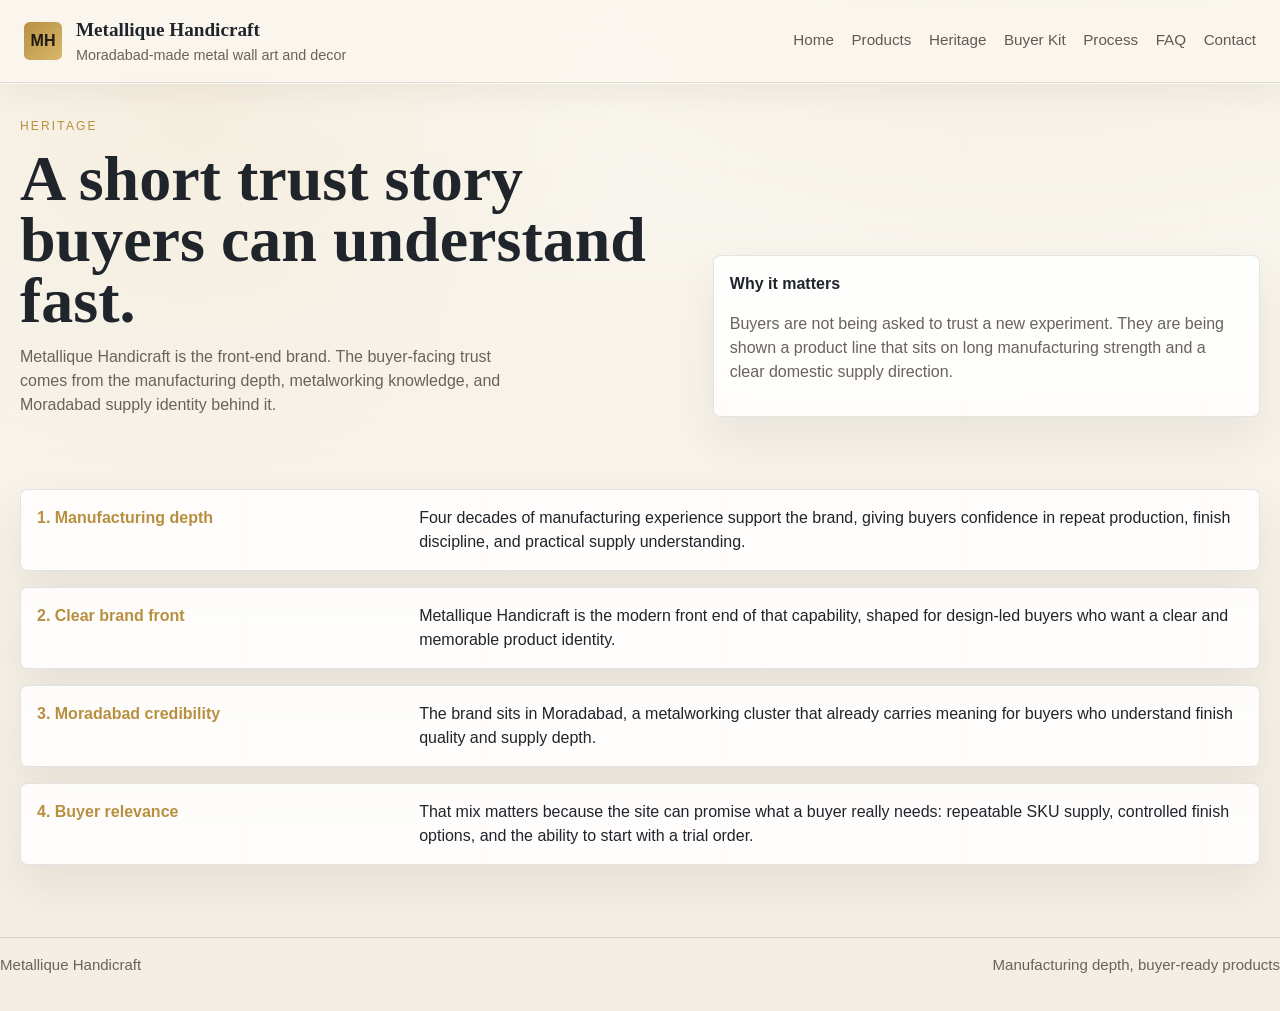
<file: heritage.html>
<!doctype html>
<html lang="en">
    <head>
      <meta charset="utf-8" />
      <meta name="viewport" content="width=device-width,initial-scale=1" />
      <title>Heritage | Metallique Handicraft</title>
      <meta name="description" content="How Metallique Handicraft combines a buyer-ready brand with four decades of manufacturing strength." />
    <link rel="stylesheet" href="./styles.css" />
  </head>
  <body>
    <header class="topbar">
      <div class="topbar-inner">
        <div class="brand">
          <div class="brand-mark">MH</div>
          <div>
            <div class="brand-name">Metallique Handicraft</div>
            <div class="brand-sub">Moradabad-made metal wall art and decor</div>
          </div>
        </div>
        <button class="menu-toggle" type="button" data-menu-toggle aria-expanded="false" aria-label="Toggle navigation"><span class="menu-icon"></span></button>
        <nav class="nav">
          <a href="./index.html">Home</a>
          <a href="./products.html">Products</a>
          <a href="./heritage.html">Heritage</a>
          <a href="./buyer-kit.html">Buyer Kit</a>
          <a href="./process.html">Process</a>
          <a href="./faq.html">FAQ</a>
          <a href="./contact.html">Contact</a>
        </nav>
      </div>
    </header>

    <main>
      <section class="page-hero">
        <div class="page-title">
          <p class="eyebrow">Heritage</p>
          <h1>A short trust story buyers can understand fast.</h1>
          <p class="page-summary">
            Metallique Handicraft is the front-end brand. The buyer-facing trust comes from the
            manufacturing depth, metalworking knowledge, and Moradabad supply identity behind it.
          </p>
        </div>
        <div class="page-panel">
          <strong>Why it matters</strong>
          <p>
            Buyers are not being asked to trust a new experiment. They are being shown a product
            line that sits on long manufacturing strength and a clear domestic supply direction.
          </p>
        </div>
      </section>

      <section class="section">
        <div class="timeline">
          <div class="timeline-item">
            <strong>1. Manufacturing depth</strong>
            <div>Four decades of manufacturing experience support the brand, giving buyers confidence in repeat production, finish discipline, and practical supply understanding.</div>
          </div>
          <div class="timeline-item">
            <strong>2. Clear brand front</strong>
            <div>Metallique Handicraft is the modern front end of that capability, shaped for design-led buyers who want a clear and memorable product identity.</div>
          </div>
          <div class="timeline-item">
            <strong>3. Moradabad credibility</strong>
            <div>The brand sits in Moradabad, a metalworking cluster that already carries meaning for buyers who understand finish quality and supply depth.</div>
          </div>
          <div class="timeline-item">
            <strong>4. Buyer relevance</strong>
            <div>That mix matters because the site can promise what a buyer really needs: repeatable SKU supply, controlled finish options, and the ability to start with a trial order.</div>
          </div>
        </div>
      </section>
    </main>

    <footer class="footer">
      <span>Metallique Handicraft</span>
      <span>Manufacturing depth, buyer-ready products</span>
    </footer>
    <script src="./script.js"></script>
  </body>
</html>
</file>
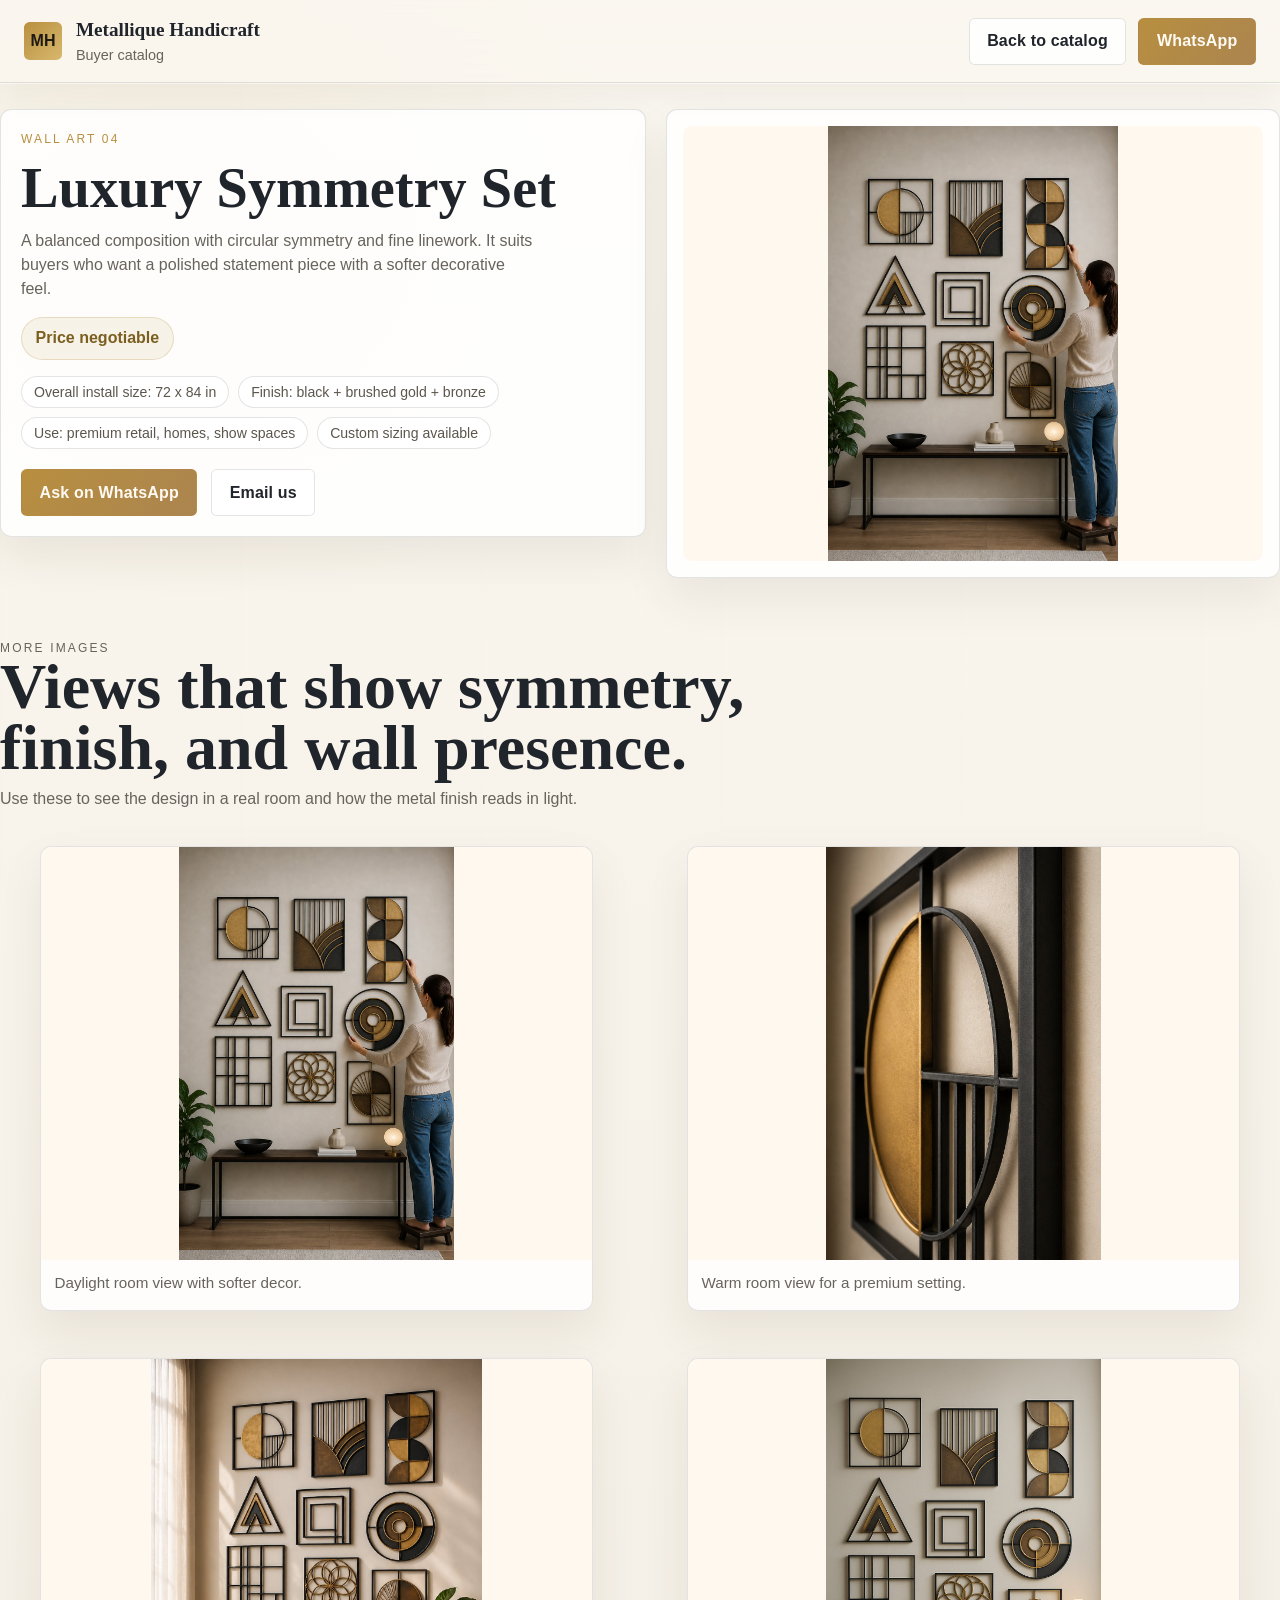
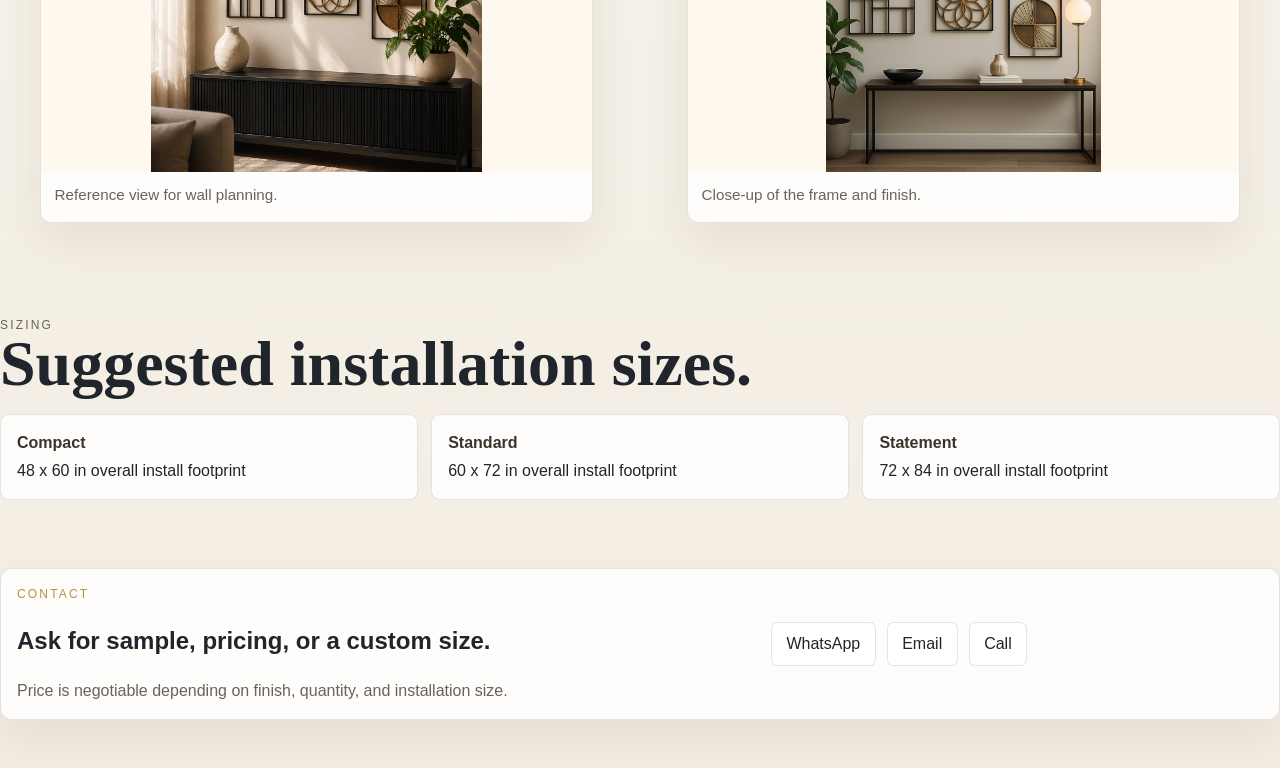
<file: luxury-symmetry-set.html>
<!doctype html>
<html lang="en">
  <head>
    <meta charset="utf-8" />
    <meta name="viewport" content="width=device-width,initial-scale=1" />
    <title>Luxury Symmetry Set | Metallique Handicraft</title>
    <meta name="description" content="Detailed page for the Luxury Symmetry Set from Metallique Handicraft." />
    <link rel="stylesheet" href="./styles.css" />
  </head>
  <body>
    <header class="topbar detail-topbar">
      <div class="topbar-inner">
        <a class="brand" href="./index.html#products">
          <div class="brand-mark">MH</div>
          <div>
            <div class="brand-name">Metallique Handicraft</div>
            <div class="brand-sub">Buyer catalog</div>
          </div>
        </a>
        <div class="detail-top-actions">
          <a class="button button-secondary" href="./index.html#products">Back to catalog</a>
          <a class="button button-primary" href="https://wa.me/917983061189?text=Hello%2C%20I%20want%20to%20know%20about%20the%20Luxury%20Symmetry%20Set." target="_blank" rel="noreferrer">WhatsApp</a>
        </div>
      </div>
    </header>

    <main class="detail-page">
      <section class="detail-hero">
        <div class="detail-card reveal" data-reveal="up">
          <p class="eyebrow">Wall art 04</p>
          <h1>Luxury Symmetry Set</h1>
          <p class="detail-summary">
            A balanced composition with circular symmetry and fine linework. It suits buyers who
            want a polished statement piece with a softer decorative feel.
          </p>
          <div class="price-note">Price negotiable</div>
          <div class="chip-row">
            <span class="chip">Overall install size: 72 x 84 in</span>
            <span class="chip">Finish: black + brushed gold + bronze</span>
            <span class="chip">Use: premium retail, homes, show spaces</span>
            <span class="chip">Custom sizing available</span>
          </div>
          <div class="hero-actions" style="margin-top:1.25rem;">
            <a class="button button-primary" href="https://wa.me/917983061189?text=Hello%2C%20I%20want%20pricing%20for%20the%20Luxury%20Symmetry%20Set." target="_blank" rel="noreferrer">Ask on WhatsApp</a>
            <a class="button button-secondary" href="mailto:metalliquehandicraft07@gmail.com?subject=Enquiry%20for%20Luxury%20Symmetry%20Set">Email us</a>
          </div>
        </div>
        <div class="detail-panel reveal" data-reveal="right">
          <img src="./assets/product4-1.jpg" alt="Luxury symmetry set main view" class="hero-strip" />
        </div>
      </section>

      <section class="section">
        <div class="section-head reveal" data-reveal="up">
          <p class="eyebrow">More images</p>
          <h2>Views that show symmetry, finish, and wall presence.</h2>
          <p>Use these to see the design in a real room and how the metal finish reads in light.</p>
        </div>
        <div class="gallery-grid">
          <figure class="gallery-card reveal" data-reveal="up"><img src="./assets/product4-1.jpg" alt="Luxury symmetry set in a styled room" /><figcaption class="gallery-caption">Daylight room view with softer decor.</figcaption></figure>
          <figure class="gallery-card reveal" data-reveal="up"><img src="./assets/product4-2.jpg" alt="Luxury symmetry set in a warm interior" /><figcaption class="gallery-caption">Warm room view for a premium setting.</figcaption></figure>
          <figure class="gallery-card reveal" data-reveal="up"><img src="./assets/product4-3.jpg" alt="Luxury symmetry set close-up" /><figcaption class="gallery-caption">Reference view for wall planning.</figcaption></figure>
          <figure class="gallery-card reveal" data-reveal="up"><img src="./assets/product4-4.jpg" alt="Close-up of metal frame and finish detail" /><figcaption class="gallery-caption">Close-up of the frame and finish.</figcaption></figure>
        </div>
      </section>

      <section class="section">
        <div class="section-head reveal" data-reveal="up">
          <p class="eyebrow">Sizing</p>
          <h2>Suggested installation sizes.</h2>
        </div>
        <div class="detail-specs">
          <div class="spec-card"><strong>Compact</strong><span>48 x 60 in overall install footprint</span></div>
          <div class="spec-card"><strong>Standard</strong><span>60 x 72 in overall install footprint</span></div>
          <div class="spec-card"><strong>Statement</strong><span>72 x 84 in overall install footprint</span></div>
        </div>
      </section>

      <section class="section">
        <div class="contact-strip reveal" data-reveal="up" id="contact">
          <div>
            <p class="eyebrow">Contact</p>
            <h2>Ask for sample, pricing, or a custom size.</h2>
            <p class="detail-summary">Price is negotiable depending on finish, quantity, and installation size.</p>
          </div>
          <div class="contact-links">
            <a class="mini-link" href="https://wa.me/917983061189?text=Hello%2C%20I%20want%20pricing%20for%20the%20Luxury%20Symmetry%20Set." target="_blank" rel="noreferrer">WhatsApp</a>
            <a class="mini-link" href="mailto:metalliquehandicraft07@gmail.com?subject=Enquiry%20for%20Luxury%20Symmetry%20Set">Email</a>
            <a class="mini-link" href="tel:+917983061189">Call</a>
          </div>
        </div>
      </section>
    </main>
    <script src="./script.js"></script>
  </body>
</html>
</file>
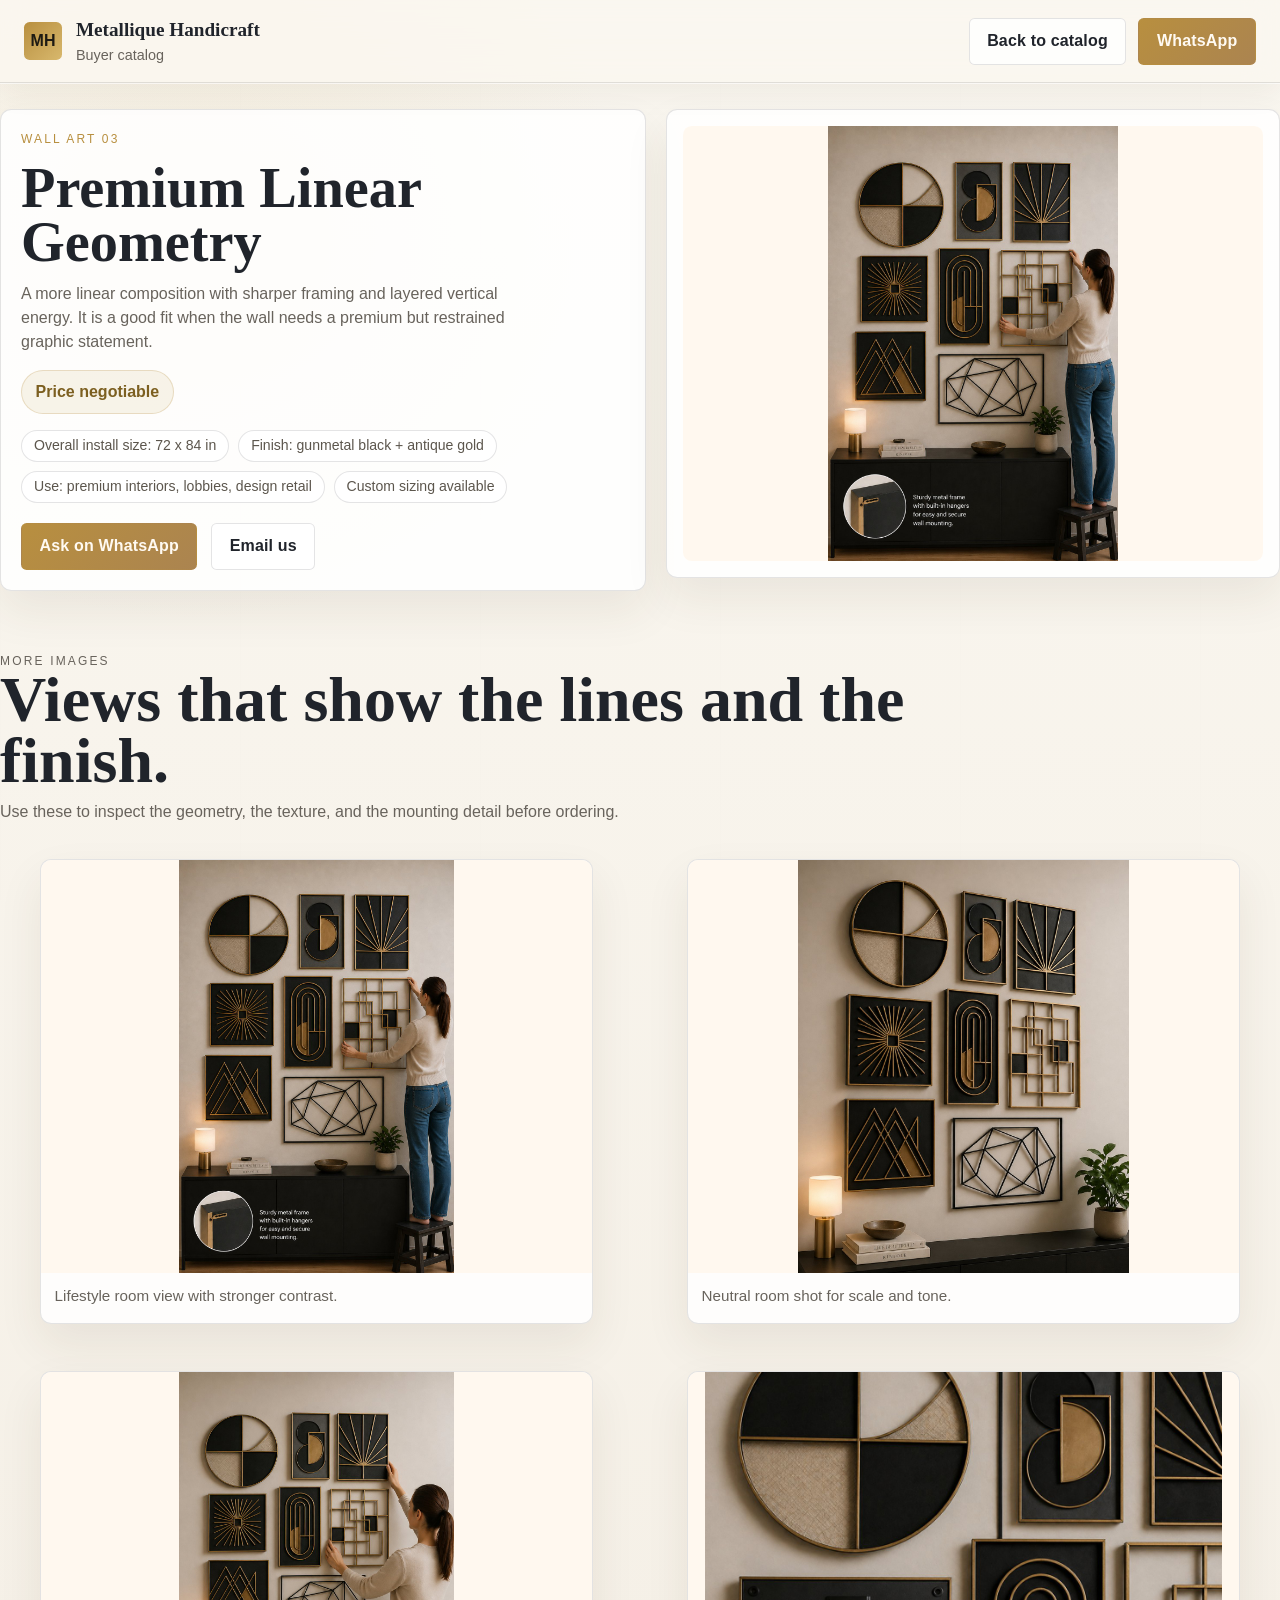
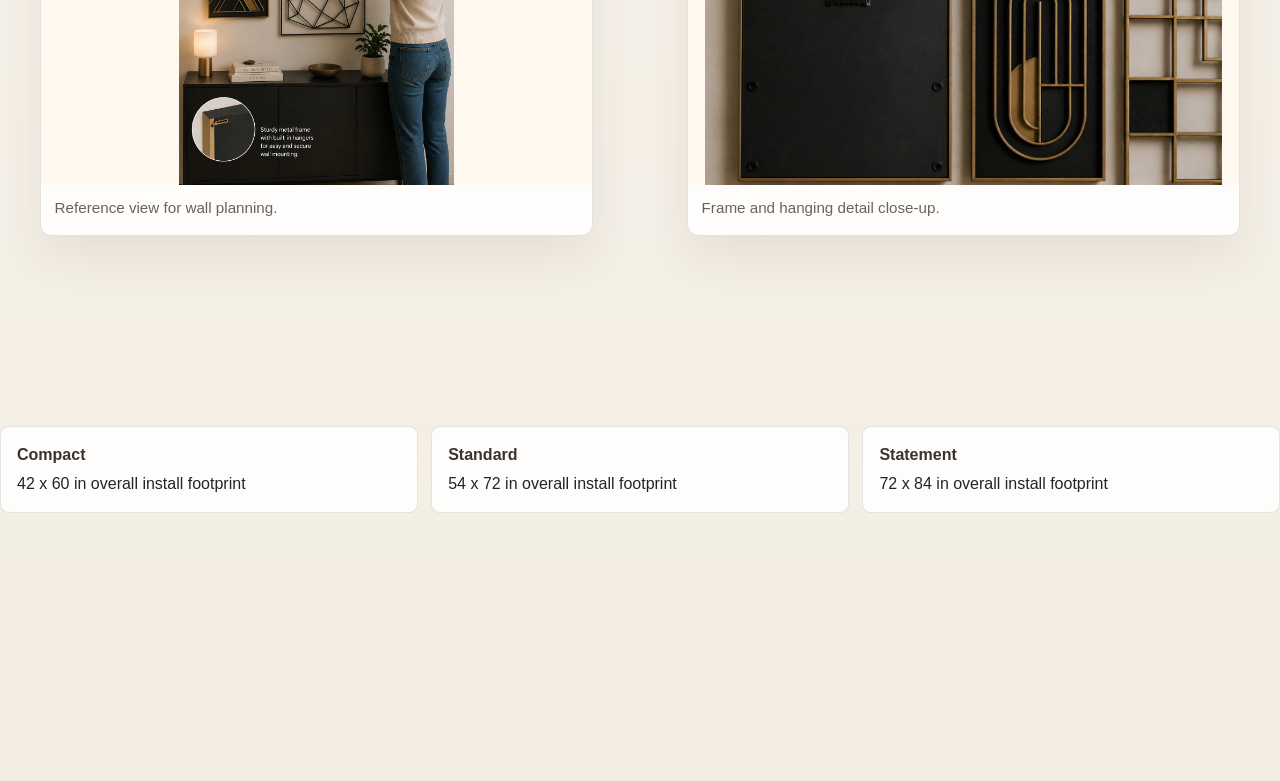
<file: premium-linear-geometry.html>
<!doctype html>
<html lang="en">
  <head>
    <meta charset="utf-8" />
    <meta name="viewport" content="width=device-width,initial-scale=1" />
    <title>Premium Linear Geometry | Metallique Handicraft</title>
    <meta name="description" content="Detailed page for the Premium Linear Geometry set from Metallique Handicraft." />
    <link rel="stylesheet" href="./styles.css" />
  </head>
  <body>
    <header class="topbar detail-topbar">
      <div class="topbar-inner">
        <a class="brand" href="./index.html#products">
          <div class="brand-mark">MH</div>
          <div>
            <div class="brand-name">Metallique Handicraft</div>
            <div class="brand-sub">Buyer catalog</div>
          </div>
        </a>
        <div class="detail-top-actions">
          <a class="button button-secondary" href="./index.html#products">Back to catalog</a>
          <a class="button button-primary" href="https://wa.me/917983061189?text=Hello%2C%20I%20want%20to%20know%20about%20the%20Premium%20Linear%20Geometry." target="_blank" rel="noreferrer">WhatsApp</a>
        </div>
      </div>
    </header>

    <main class="detail-page">
      <section class="detail-hero">
        <div class="detail-card reveal" data-reveal="up">
          <p class="eyebrow">Wall art 03</p>
          <h1>Premium Linear Geometry</h1>
          <p class="detail-summary">
            A more linear composition with sharper framing and layered vertical energy. It is a
            good fit when the wall needs a premium but restrained graphic statement.
          </p>
          <div class="price-note">Price negotiable</div>
          <div class="chip-row">
            <span class="chip">Overall install size: 72 x 84 in</span>
            <span class="chip">Finish: gunmetal black + antique gold</span>
            <span class="chip">Use: premium interiors, lobbies, design retail</span>
            <span class="chip">Custom sizing available</span>
          </div>
          <div class="hero-actions" style="margin-top:1.25rem;">
            <a class="button button-primary" href="https://wa.me/917983061189?text=Hello%2C%20I%20want%20pricing%20for%20the%20Premium%20Linear%20Geometry." target="_blank" rel="noreferrer">Ask on WhatsApp</a>
            <a class="button button-secondary" href="mailto:metalliquehandicraft07@gmail.com?subject=Enquiry%20for%20Premium%20Linear%20Geometry">Email us</a>
          </div>
        </div>
        <div class="detail-panel reveal" data-reveal="right">
          <img src="./assets/product3-1.jpg" alt="Premium linear geometry main view" class="hero-strip" />
        </div>
      </section>

      <section class="section">
        <div class="section-head reveal" data-reveal="up">
          <p class="eyebrow">More images</p>
          <h2>Views that show the lines and the finish.</h2>
          <p>Use these to inspect the geometry, the texture, and the mounting detail before ordering.</p>
        </div>
        <div class="gallery-grid">
          <figure class="gallery-card reveal" data-reveal="up"><img src="./assets/product3-1.jpg" alt="Premium linear geometry in a styled room" /><figcaption class="gallery-caption">Lifestyle room view with stronger contrast.</figcaption></figure>
          <figure class="gallery-card reveal" data-reveal="up"><img src="./assets/product3-2.jpg" alt="Linear wall art in a neutral room" /><figcaption class="gallery-caption">Neutral room shot for scale and tone.</figcaption></figure>
          <figure class="gallery-card reveal" data-reveal="up"><img src="./assets/product3-3.jpg" alt="Linear wall art group view" /><figcaption class="gallery-caption">Reference view for wall planning.</figcaption></figure>
          <figure class="gallery-card reveal" data-reveal="up"><img src="./assets/product3-4.jpg" alt="Close-up of metal frame and hanging detail" /><figcaption class="gallery-caption">Frame and hanging detail close-up.</figcaption></figure>
        </div>
      </section>

      <section class="section">
        <div class="section-head reveal" data-reveal="up">
          <p class="eyebrow">Sizing</p>
          <h2>Suggested installation sizes.</h2>
        </div>
        <div class="detail-specs">
          <div class="spec-card"><strong>Compact</strong><span>42 x 60 in overall install footprint</span></div>
          <div class="spec-card"><strong>Standard</strong><span>54 x 72 in overall install footprint</span></div>
          <div class="spec-card"><strong>Statement</strong><span>72 x 84 in overall install footprint</span></div>
        </div>
      </section>

      <section class="section">
        <div class="contact-strip reveal" data-reveal="up" id="contact">
          <div>
            <p class="eyebrow">Contact</p>
            <h2>Ask for sample, pricing, or a custom size.</h2>
            <p class="detail-summary">Price is negotiable depending on finish, quantity, and installation size.</p>
          </div>
          <div class="contact-links">
            <a class="mini-link" href="https://wa.me/917983061189?text=Hello%2C%20I%20want%20pricing%20for%20the%20Premium%20Linear%20Geometry." target="_blank" rel="noreferrer">WhatsApp</a>
            <a class="mini-link" href="mailto:metalliquehandicraft07@gmail.com?subject=Enquiry%20for%20Premium%20Linear%20Geometry">Email</a>
            <a class="mini-link" href="tel:+917983061189">Call</a>
          </div>
        </div>
      </section>
    </main>
    <script src="./script.js"></script>
  </body>
</html>
</file>
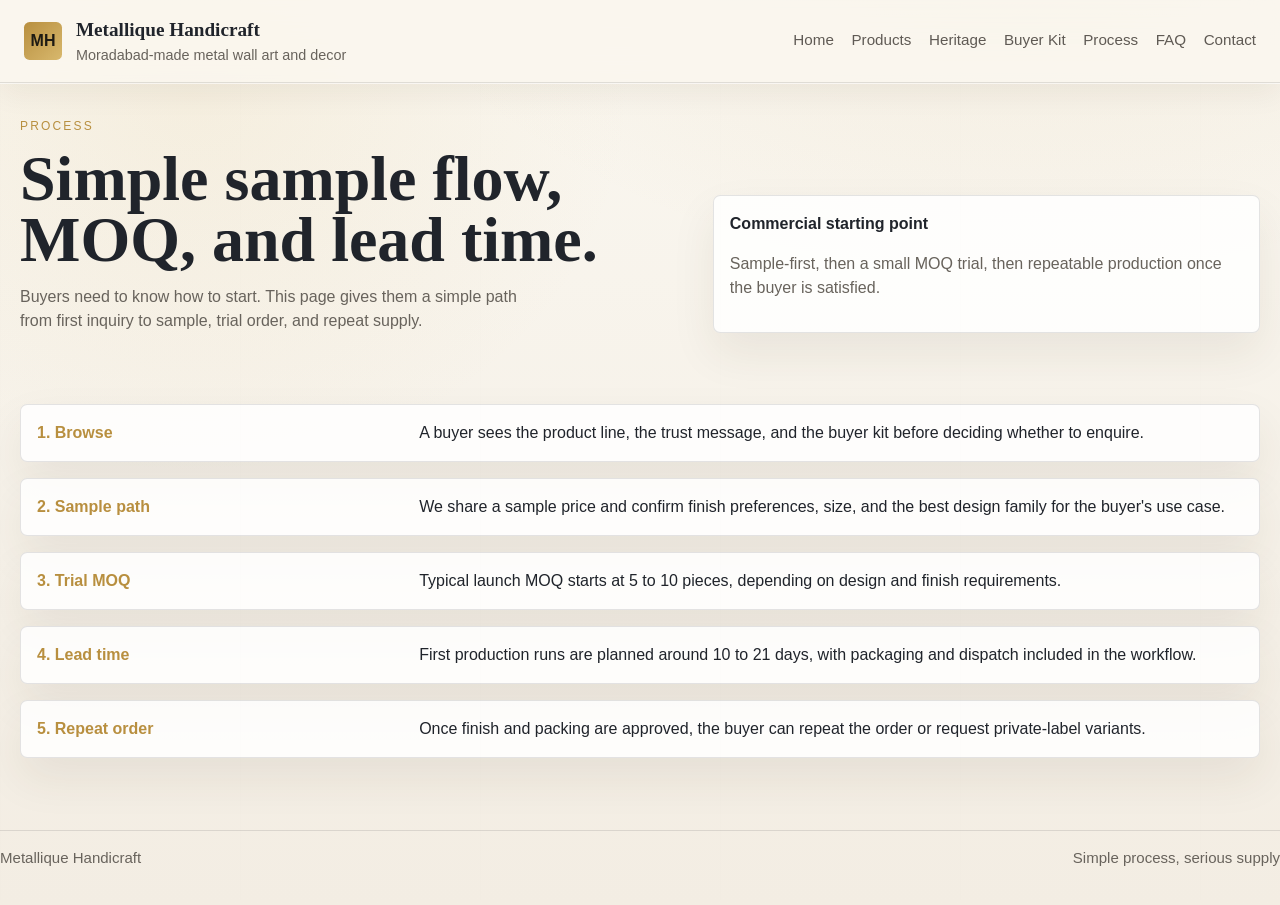
<file: process.html>
<!doctype html>
<html lang="en">
  <head>
    <meta charset="utf-8" />
    <meta name="viewport" content="width=device-width,initial-scale=1" />
    <title>Process and MOQ | Metallique Handicraft</title>
    <meta name="description" content="Sample path, MOQ, lead time, and ordering process for Metallique Handicraft." />
    <link rel="stylesheet" href="./styles.css" />
  </head>
  <body>
    <header class="topbar">
      <div class="topbar-inner">
        <div class="brand">
          <div class="brand-mark">MH</div>
          <div>
            <div class="brand-name">Metallique Handicraft</div>
            <div class="brand-sub">Moradabad-made metal wall art and decor</div>
          </div>
        </div>
        <button class="menu-toggle" type="button" data-menu-toggle aria-expanded="false" aria-label="Toggle navigation"><span class="menu-icon"></span></button>
        <nav class="nav">
          <a href="./index.html">Home</a>
          <a href="./products.html">Products</a>
          <a href="./heritage.html">Heritage</a>
          <a href="./buyer-kit.html">Buyer Kit</a>
          <a href="./process.html">Process</a>
          <a href="./faq.html">FAQ</a>
          <a href="./contact.html">Contact</a>
        </nav>
      </div>
    </header>

    <main>
      <section class="page-hero">
        <div class="page-title">
          <p class="eyebrow">Process</p>
          <h1>Simple sample flow, MOQ, and lead time.</h1>
          <p class="page-summary">
            Buyers need to know how to start. This page gives them a simple path from first inquiry
            to sample, trial order, and repeat supply.
          </p>
        </div>
        <div class="page-panel">
          <strong>Commercial starting point</strong>
          <p>Sample-first, then a small MOQ trial, then repeatable production once the buyer is satisfied.</p>
        </div>
      </section>

      <section class="section">
        <div class="timeline">
          <div class="timeline-item">
            <strong>1. Browse</strong>
            <div>A buyer sees the product line, the trust message, and the buyer kit before deciding whether to enquire.</div>
          </div>
          <div class="timeline-item">
            <strong>2. Sample path</strong>
            <div>We share a sample price and confirm finish preferences, size, and the best design family for the buyer's use case.</div>
          </div>
          <div class="timeline-item">
            <strong>3. Trial MOQ</strong>
            <div>Typical launch MOQ starts at 5 to 10 pieces, depending on design and finish requirements.</div>
          </div>
          <div class="timeline-item">
            <strong>4. Lead time</strong>
            <div>First production runs are planned around 10 to 21 days, with packaging and dispatch included in the workflow.</div>
          </div>
          <div class="timeline-item">
            <strong>5. Repeat order</strong>
            <div>Once finish and packing are approved, the buyer can repeat the order or request private-label variants.</div>
          </div>
        </div>
      </section>
    </main>

    <footer class="footer">
      <span>Metallique Handicraft</span>
      <span>Simple process, serious supply</span>
    </footer>
    <script src="./script.js"></script>
  </body>
</html>
</file>
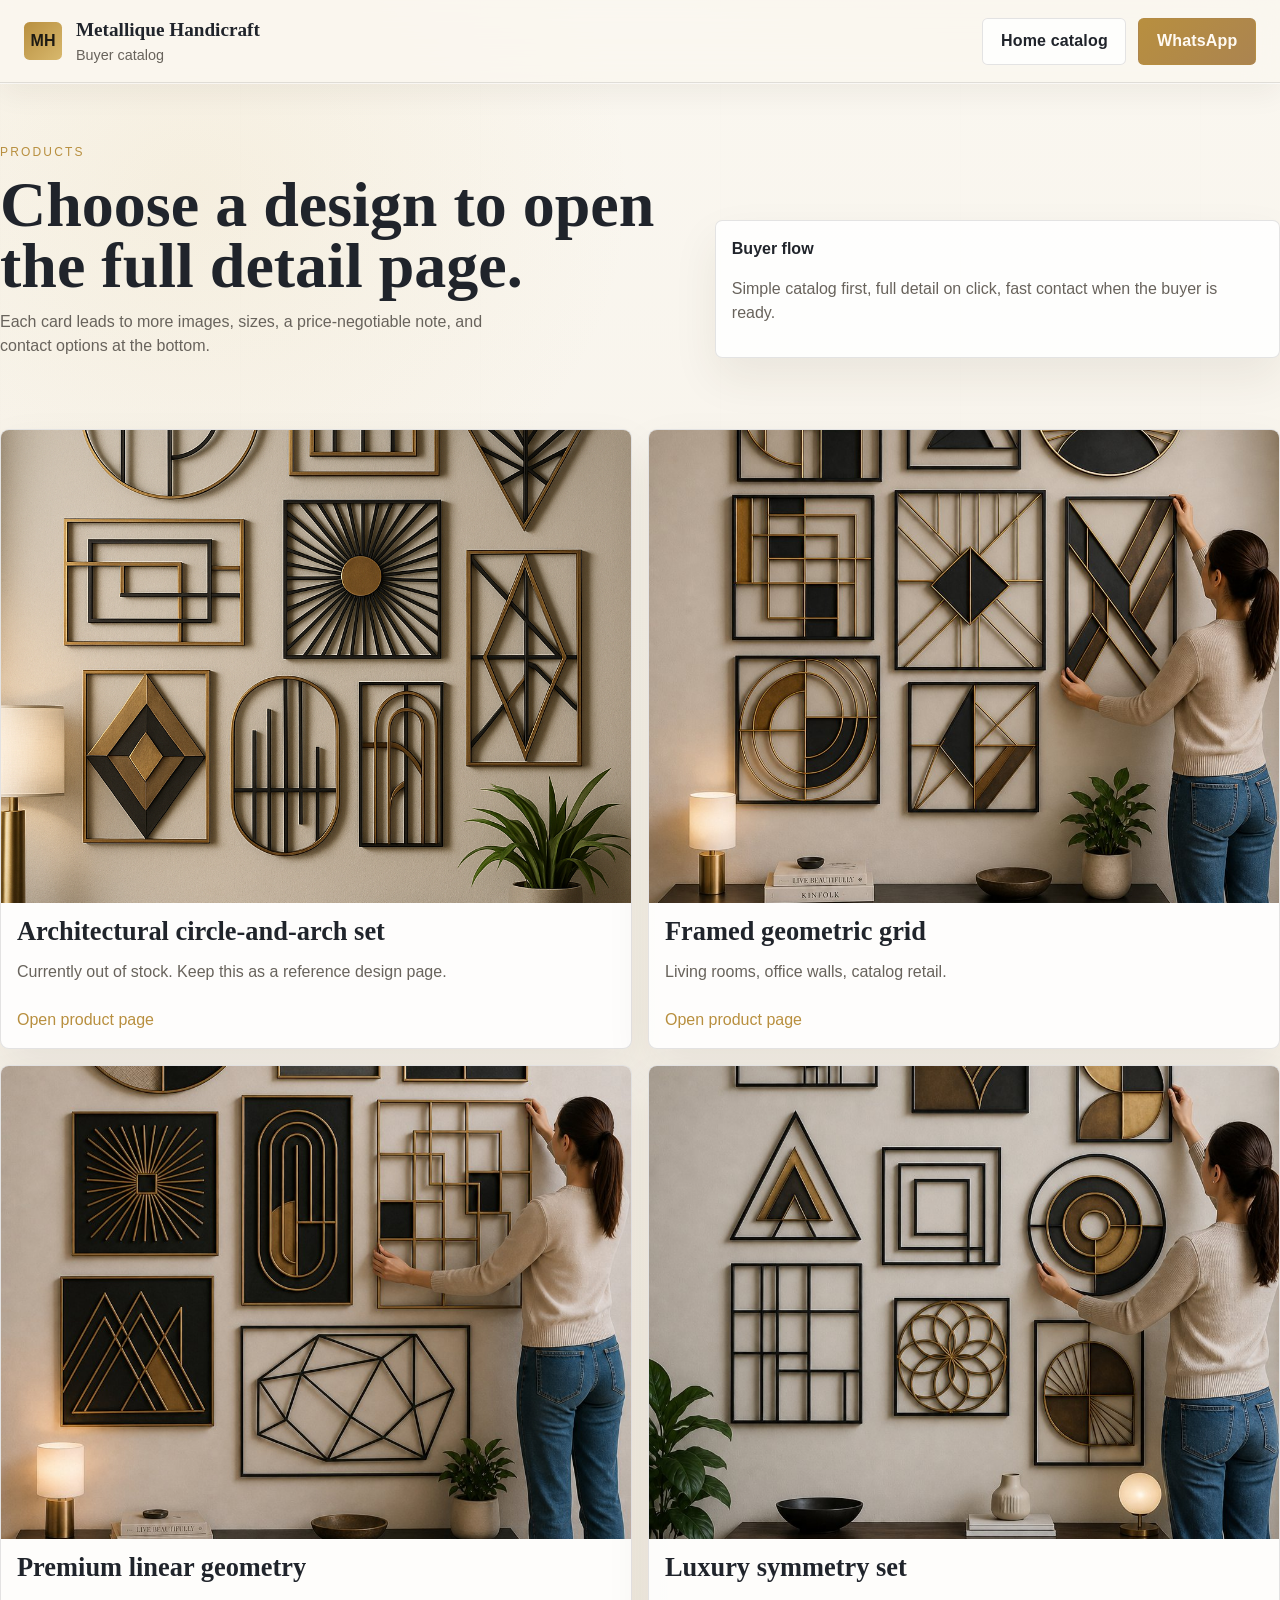
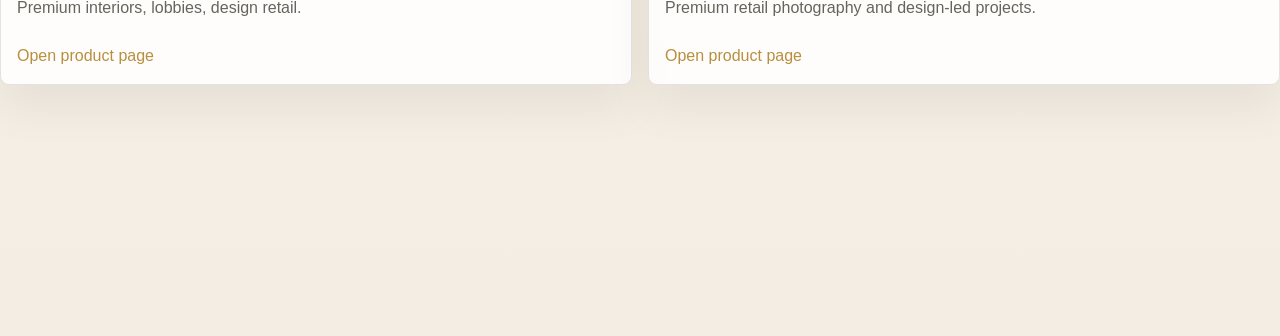
<file: products.html>
<!doctype html>
<html lang="en">
  <head>
    <meta charset="utf-8" />
    <meta name="viewport" content="width=device-width,initial-scale=1" />
    <title>Products | Metallique Handicraft</title>
    <meta name="description" content="Catalog index for Metallique Handicraft wall art products." />
    <link rel="stylesheet" href="./styles.css" />
  </head>
  <body>
    <header class="topbar">
      <div class="topbar-inner">
        <a class="brand" href="./index.html">
          <div class="brand-mark">MH</div>
          <div>
            <div class="brand-name">Metallique Handicraft</div>
            <div class="brand-sub">Buyer catalog</div>
          </div>
        </a>
        <div class="detail-top-actions">
          <a class="button button-secondary" href="./index.html#products">Home catalog</a>
          <a class="button button-primary" href="https://wa.me/917983061189?text=Hello%2C%20I%20want%20to%20know%20about%20Metallique%20Handicraft%27s%20metal%20wall%20art." target="_blank" rel="noreferrer">WhatsApp</a>
        </div>
      </div>
    </header>

    <main class="detail-page">
      <section class="page-hero reveal" data-reveal="up">
        <div class="page-title">
          <p class="eyebrow">Products</p>
          <h1>Choose a design to open the full detail page.</h1>
          <p class="page-summary">Each card leads to more images, sizes, a price-negotiable note, and contact options at the bottom.</p>
        </div>
        <div class="page-panel">
          <strong>Buyer flow</strong>
          <p>Simple catalog first, full detail on click, fast contact when the buyer is ready.</p>
        </div>
      </section>

      <section class="section">
        <div class="product-grid">
          <a class="product-card product-link reveal" data-reveal="up" href="./architectural-circle-arch-set.html">
          <img src="./assets/product1-outstock.png" alt="Architectural circle-and-arch set reference view" />
            <div class="product-copy">
              <h3>Architectural circle-and-arch set</h3>
              <p>Currently out of stock. Keep this as a reference design page.</p>
              <span>Open product page</span>
            </div>
          </a>
          <a class="product-card product-link reveal" data-reveal="up" href="./framed-geometric-grid.html">
            <img src="./assets/product2-1.jpg" alt="Framed geometric grid wall art" />
            <div class="product-copy">
              <h3>Framed geometric grid</h3>
              <p>Living rooms, office walls, catalog retail.</p>
              <span>Open product page</span>
            </div>
          </a>
          <a class="product-card product-link reveal" data-reveal="up" href="./premium-linear-geometry.html">
            <img src="./assets/product3-1.jpg" alt="Premium linear geometry wall art" />
            <div class="product-copy">
              <h3>Premium linear geometry</h3>
              <p>Premium interiors, lobbies, design retail.</p>
              <span>Open product page</span>
            </div>
          </a>
          <a class="product-card product-link reveal" data-reveal="up" href="./luxury-symmetry-set.html">
            <img src="./assets/product4-1.jpg" alt="Luxury symmetry wall set" />
            <div class="product-copy">
              <h3>Luxury symmetry set</h3>
              <p>Premium retail photography and design-led projects.</p>
              <span>Open product page</span>
            </div>
          </a>
        </div>
      </section>

      <section class="section section-alt">
        <div class="contact-strip reveal" data-reveal="up">
          <div>
            <p class="eyebrow">Contact</p>
            <h2>Need pricing or a sample?</h2>
            <p class="detail-summary">WhatsApp is the fastest route if you already know the design you want.</p>
          </div>
          <div class="contact-links">
            <a class="mini-link" href="https://wa.me/917983061189?text=Hello%2C%20I%20want%20pricing%20for%20Metallique%20Handicraft%20wall%20art." target="_blank" rel="noreferrer">WhatsApp</a>
            <a class="mini-link" href="mailto:metalliquehandicraft07@gmail.com?subject=Metallique%20Handicraft%20product%20enquiry">Email</a>
          </div>
        </div>
      </section>
    </main>
    <script src="./script.js"></script>
  </body>
</html>
</file>
<file: styles.css>
:root {
  --bg: #faf7f0;
  --bg-soft: #f3ede3;
  --panel: #fffaf2;
  --panel-2: #f8f2e7;
  --text: #20242b;
  --muted: #68635c;
  --line: rgba(32, 36, 43, 0.12);
  --gold: #b88f3f;
  --gold-2: #d8b86d;
  --sage: #8aa79a;
  --shadow: 0 20px 45px rgba(59, 46, 20, 0.08);
}

* {
  box-sizing: border-box;
}

html {
  scroll-behavior: smooth;
  color-scheme: light;
}

body {
  margin: 0;
  background:
    radial-gradient(1200px 800px at 80% -20%, rgba(184, 143, 63, 0.12), transparent 58%),
    radial-gradient(800px 700px at 15% 10%, rgba(216, 184, 109, 0.12), transparent 55%),
    linear-gradient(180deg, #faf7f0 0%, #f3ede3 100%);
  color: var(--text);
  font-family: "Avenir Next", "Segoe UI", "Helvetica Neue", sans-serif;
  line-height: 1.5;
  overflow-x: hidden;
  position: relative;
}

@media (prefers-reduced-motion: reduce) {
  html {
    scroll-behavior: auto;
  }

  *,
  *::before,
  *::after {
    animation-duration: 0.01ms !important;
    animation-iteration-count: 1 !important;
    transition-duration: 0.01ms !important;
    scroll-behavior: auto !important;
  }
}

body::before {
  content: "";
  position: fixed;
  inset: 0;
  pointer-events: none;
  background-image:
    linear-gradient(rgba(32, 36, 43, 0.025) 1px, transparent 1px),
    linear-gradient(90deg, rgba(32, 36, 43, 0.015) 1px, transparent 1px);
  background-size: 100% 100%, 240px 240px;
  opacity: 0.28;
}

a {
  color: inherit;
  text-decoration: none;
}

button,
input,
textarea,
select {
  font: inherit;
}

button,
a,
.product-link,
.kit-card,
.product-card,
.page-panel,
.status,
.contact-form,
.timeline-item,
.faq-item,
.process-item,
.button {
  transition:
    transform 180ms ease,
    border-color 180ms ease,
    box-shadow 180ms ease,
    background-color 180ms ease,
    color 180ms ease;
}

a:focus-visible,
button:focus-visible,
input:focus-visible,
textarea:focus-visible,
select:focus-visible {
  outline: 2px solid var(--gold-2);
  outline-offset: 3px;
}

.topbar {
  position: sticky;
  top: 0;
  z-index: 20;
  background: rgba(250, 247, 240, 0.82);
  backdrop-filter: blur(16px);
  border-bottom: 1px solid var(--line);
  box-shadow: 0 1px 0 rgba(255, 255, 255, 0.6), 0 10px 30px rgba(56, 42, 17, 0.06);
}

.topbar-inner {
  max-width: 1320px;
  width: 100%;
  margin: 0 auto;
  display: flex;
  justify-content: space-between;
  align-items: center;
  gap: 1rem;
  padding: 1rem 1.5rem;
}

.brand {
  display: flex;
  align-items: center;
  gap: 0.85rem;
  min-width: 0;
}

.brand-mark {
  width: 2.4rem;
  height: 2.4rem;
  display: grid;
  place-items: center;
  border-radius: 0.35rem;
  background: linear-gradient(135deg, var(--gold), var(--gold-2));
  color: #1d1a13;
  font-weight: 800;
  letter-spacing: 0.02em;
}

.brand-name {
  font-family: "Cormorant Garamond", "Georgia", serif;
  font-size: 1.2rem;
  font-weight: 700;
}

.brand-sub {
  color: var(--muted);
  font-size: 0.9rem;
}

.menu-toggle {
  display: none;
  align-items: center;
  justify-content: center;
  width: 2.75rem;
  height: 2.75rem;
  border-radius: 0.35rem;
  border: 1px solid var(--line);
  background: rgba(255, 255, 255, 0.72);
  color: var(--text);
  cursor: pointer;
}

.menu-icon,
.menu-icon::before,
.menu-icon::after {
  width: 1.15rem;
  height: 1.5px;
  background: currentColor;
  display: block;
  position: relative;
}

.menu-icon::before,
.menu-icon::after {
  content: "";
  position: absolute;
  left: 0;
}

.menu-icon::before {
  top: -0.38rem;
}

.menu-icon::after {
  top: 0.38rem;
}

.nav {
  display: flex;
  gap: 1.1rem;
  flex-wrap: wrap;
  justify-content: flex-end;
}

.nav a {
  color: #5f5a54;
  font-size: 0.95rem;
  position: relative;
  padding-bottom: 0.12rem;
}

.nav a:hover,
.nav a.active {
  color: var(--gold-2);
}

.nav a::after {
  content: "";
  position: absolute;
  left: 0;
  bottom: -0.2rem;
  width: 100%;
  height: 1px;
  background: linear-gradient(90deg, transparent, rgba(230, 203, 147, 0.85), transparent);
  transform: scaleX(0);
  transform-origin: center;
  transition: transform 180ms ease;
}

.nav a:hover::after,
.nav a.active::after {
  transform: scaleX(1);
}

main {
  padding: 0 1.25rem 2rem;
}

.product-link {
  color: inherit;
  text-decoration: none;
  display: block;
}

.hero,
.section,
.band,
.page-hero {
  max-width: 1320px;
  margin: 0 auto;
}

section[id],
div[id] {
  scroll-margin-top: 6.5rem;
}

.section {
  padding: 3.25rem 0 1rem;
}

.hero {
  min-height: calc(100svh - 76px);
  display: grid;
  grid-template-columns: 1.05fr 0.95fr;
  gap: 2rem;
  align-items: center;
  padding: 2rem 0 1.5rem;
}

.page-hero {
  display: grid;
  grid-template-columns: 1.1fr 0.9fr;
  gap: 1.5rem;
  align-items: end;
  padding: 2.1rem 0 1.2rem;
}

.hero-copy h1,
.section-head h2,
.page-title h1,
.product-copy h3,
.feature-item h3,
.process-item h3,
.faq-item h3 {
  margin: 0;
  font-family: "Cormorant Garamond", "Georgia", serif;
  font-weight: 700;
  letter-spacing: 0;
  line-height: 0.95;
}

.hero-copy h1 {
  font-size: clamp(3rem, 6vw, 5.6rem);
  max-width: 12ch;
}

.section-head h2,
.page-title h1 {
  font-size: clamp(2rem, 5vw, 4.6rem);
}

.eyebrow {
  margin: 0 0 0.9rem;
  color: var(--gold);
  text-transform: uppercase;
  letter-spacing: 0.18em;
  font-size: 0.75rem;
}

.lede,
.section-head p,
.status span,
.buyer-card span,
.product-copy p,
.product-copy span,
.step p,
.contact-panel p,
.feature-item p,
.process-item p,
.faq-item p,
.page-summary,
.page-panel p,
.note {
  color: var(--muted);
}

.hero-copy .lede {
  font-size: 1.1rem;
  max-width: 62ch;
  margin: 1.4rem 0 0;
}

.hero-actions,
.contact-actions {
  display: flex;
  flex-wrap: wrap;
  gap: 0.85rem;
  margin-top: 1.6rem;
}

.button {
  display: inline-flex;
  align-items: center;
  justify-content: center;
  min-height: 2.95rem;
  padding: 0 1.1rem;
  border-radius: 0.35rem;
  border: 1px solid var(--line);
  font-weight: 600;
  letter-spacing: 0.01em;
  cursor: pointer;
}

.button-primary {
  background: linear-gradient(135deg, var(--gold), #ab8450);
  color: #fffaf2;
  border-color: transparent;
}

.button-secondary {
  background: rgba(255, 255, 255, 0.82);
  color: var(--text);
}

.button:hover {
  transform: translateY(-1px);
  border-color: rgba(184, 143, 63, 0.35);
}

.button:active {
  transform: translateY(0);
}

.pill-row {
  display: flex;
  flex-wrap: wrap;
  gap: 0.55rem;
  margin-top: 1.4rem;
}

.pill {
  display: inline-flex;
  align-items: center;
  min-height: 2.15rem;
  padding: 0 0.8rem;
  border-radius: 999px;
  border: 1px solid var(--line);
  color: #8f6d2c;
  background: rgba(255, 255, 255, 0.72);
  font-size: 0.88rem;
}

.hero-metrics {
  display: grid;
  grid-template-columns: repeat(4, minmax(0, 1fr));
  gap: 0.85rem;
  margin-top: 2rem;
  max-width: 48rem;
}

.hero-metrics div,
.status,
.buyer-card,
.step,
.contact-panel,
.kit-card,
.product-card,
.page-panel,
.feature-item,
.process-item,
.faq-item,
.contact-form,
.timeline-item {
  background: rgba(255, 255, 255, 0.84);
  border: 1px solid var(--line);
  box-shadow: var(--shadow);
}

.hero-metrics div {
  padding: 1rem;
  border-radius: 0.4rem;
  border: 1px solid rgba(255, 255, 255, 0.03);
}

.hero-metrics span {
  display: block;
  color: var(--text);
  font-weight: 700;
  font-size: 1.15rem;
}

.hero-metrics small {
  color: var(--muted);
}

.hero-visual {
  height: clamp(30rem, 62vw, 42rem);
  display: grid;
  grid-template-columns: 1fr 1fr;
  grid-template-rows: repeat(2, minmax(0, 1fr));
  gap: 1rem;
  align-items: stretch;
  transform: translateY(var(--hero-shift, 0px));
  transition: transform 160ms linear;
}

.hero-tile {
  position: relative;
  height: 100%;
  min-height: 0;
  overflow: hidden;
  border-radius: 0.6rem;
  border: 1px solid var(--line);
  background: var(--panel);
  box-shadow: var(--shadow);
  transform: translateY(var(--mosaic-shift, 0px));
  transition: transform 160ms linear, box-shadow 280ms ease, border-color 280ms ease;
  display: flex;
  flex-direction: column;
}

.hero-tile img {
  width: 100%;
  flex: 1 1 auto;
  min-height: 0;
  object-fit: cover;
  object-position: center;
  display: block;
  background: rgba(255, 248, 238, 0.92);
  transition: transform 280ms ease, filter 280ms ease;
}

.hero-tile-caption,
.hero-tile-empty {
  position: static;
  left: auto;
  right: auto;
  bottom: auto;
}

.hero-tile-caption {
  padding: 0.7rem 0.85rem 0.92rem;
  border-top: 1px solid var(--line);
  background: rgba(255, 251, 245, 0.92);
  backdrop-filter: blur(8px);
}

.hero-tile-caption span,
.hero-tile-empty span {
  display: block;
  font-size: 0.72rem;
  letter-spacing: 0.18em;
  text-transform: uppercase;
  color: var(--gold-dark);
  font-weight: 700;
}

.hero-tile-caption strong,
.hero-tile-empty strong {
  display: block;
  margin-top: 0.25rem;
  font-size: 0.98rem;
}

.hero-tile-empty {
  display: flex;
  flex-direction: column;
  justify-content: flex-start;
  gap: 0.4rem;
  padding: 0;
  border: 1px solid var(--line);
  color: var(--text);
}

.hero-tile-empty p {
  margin: 0;
  font-size: 0.92rem;
  color: var(--muted);
}

.thumb-empty {
  width: 100%;
  aspect-ratio: 4 / 3;
  display: block;
  border-radius: 0.55rem;
  background:
    linear-gradient(135deg, rgba(184, 143, 69, 0.16), rgba(255, 255, 255, 0.62)),
    linear-gradient(180deg, #f5efe6, #ece4d8);
  border: 1px solid rgba(131, 102, 48, 0.16);
  position: relative;
  overflow: hidden;
}

.thumb-empty::after {
  content: "Out of stock";
  position: absolute;
  inset: auto 1rem 1rem 1rem;
  font-size: 0.72rem;
  letter-spacing: 0.18em;
  text-transform: uppercase;
  color: rgba(93, 66, 18, 0.8);
  font-weight: 700;
}

.hero-tile:hover img {
  transform: scale(1.02);
  filter: saturate(1.03) contrast(1.02);
}

.hero-tile-large {
  grid-row: 1 / span 2;
}

.band {
  padding: 0.8rem 0 2rem;
}

.band-tight {
  margin-top: -0.5rem;
}

.status-row {
  display: grid;
  grid-template-columns: repeat(3, minmax(0, 1fr));
  gap: 1rem;
}

.status {
  padding: 1rem 1.05rem;
  border-radius: 0.45rem;
}

.status strong,
.buyer-card strong,
.step strong,
.product-copy h3,
.kit-card strong,
.contact-panel strong,
.page-panel strong,
.feature-item strong,
.process-item strong,
.faq-item strong {
  display: block;
  margin-bottom: 0.35rem;
}

.section {
  padding: 3.25rem 0 1rem;
}

.section-alt {
  padding-top: 2.2rem;
}

.section-head {
  max-width: 58rem;
  margin-bottom: 1.2rem;
}

.section-head p {
  margin: 0.55rem 0 0;
}

.product-grid {
  display: grid;
  grid-template-columns: repeat(2, minmax(0, 1fr));
  gap: 1rem;
}

.product-card {
  border-radius: 0.55rem;
  overflow: hidden;
}

.product-link .product-card,
.product-link.product-card {
  display: block;
}

.product-card img {
  width: 100%;
  aspect-ratio: 4 / 3;
  object-fit: cover;
  object-position: center;
  display: block;
  background: rgba(255, 248, 238, 0.92);
}

.product-copy {
  padding: 1rem;
}

.product-copy h3 {
  margin: 0 0 0.35rem;
  font-size: 1.65rem;
}

.product-copy span {
  display: inline-block;
  margin-top: 0.5rem;
  color: var(--gold);
}

.product-link:hover .product-card,
.product-link:hover {
  transform: translateY(-2px);
}

.product-link:hover .product-card img {
  transform: scale(1.015);
}

.reveal {
  opacity: 0;
  transform: translateY(18px);
  filter: blur(2px);
  transition:
    opacity 680ms ease,
    transform 680ms cubic-bezier(0.2, 0.8, 0.2, 1),
    filter 680ms ease;
  will-change: opacity, transform, filter;
}

.reveal.is-visible {
  opacity: 1;
  transform: translateY(0);
  filter: blur(0);
}

.reveal[data-reveal="left"] {
  transform: translateX(-18px);
}

.reveal[data-reveal="right"] {
  transform: translateX(18px);
}

.reveal[data-reveal="up"] {
  transform: translateY(18px);
}

.reveal[data-reveal="down"] {
  transform: translateY(-18px);
}

.reveal.is-visible[data-reveal="left"],
.reveal.is-visible[data-reveal="right"],
.reveal.is-visible[data-reveal="up"],
.reveal.is-visible[data-reveal="down"] {
  transform: translate(0, 0);
}

.buyer-grid,
.kit-grid,
.steps,
.section-grid {
  display: grid;
  gap: 1rem;
}

.buyer-grid,
.steps {
  grid-template-columns: repeat(4, minmax(0, 1fr));
}

.kit-grid {
  grid-template-columns: repeat(3, minmax(0, 1fr));
}

.section-grid {
  grid-template-columns: 1fr 1fr;
}

.buyer-card,
.step,
.kit-card,
.page-panel,
.feature-item,
.process-item,
.faq-item,
.contact-form,
.timeline-item {
  border-radius: 0.45rem;
  padding: 1rem;
}

.kit-card {
  display: flex;
  flex-direction: column;
  justify-content: space-between;
  min-height: 8.5rem;
}

.kit-card:hover,
.product-card:hover,
.page-panel:hover,
.status:hover,
.contact-form:hover,
.timeline-item:hover,
.faq-item:hover,
.process-item:hover {
  transform: translateY(-2px);
  border-color: rgba(230, 203, 147, 0.35);
  box-shadow: 0 24px 70px rgba(0, 0, 0, 0.4);
}

.kit-card span {
  color: var(--muted);
}

.step span {
  width: 2rem;
  height: 2rem;
  display: grid;
  place-items: center;
  border-radius: 999px;
  margin-bottom: 0.75rem;
  background: linear-gradient(135deg, rgba(184, 143, 63, 0.18), rgba(216, 184, 109, 0.18));
  color: #8f6d2c;
  font-weight: 700;
}

.contact-panel {
  display: grid;
  grid-template-columns: repeat(4, minmax(0, 1fr));
  gap: 1rem;
  padding: 1rem;
  border-radius: 0.5rem;
}

.footer {
  max-width: 1320px;
  margin: 1.5rem auto 0;
  padding: 1rem 0 2.2rem;
  border-top: 1px solid var(--line);
  display: flex;
  justify-content: space-between;
  gap: 1rem;
  color: var(--muted);
  font-size: 0.94rem;
}

.page-panel {
  background: rgba(255, 255, 255, 0.84);
}

.page-title h1 {
  line-height: 0.95;
}

.page-summary {
  margin: 0.85rem 0 0;
  max-width: 58ch;
}

.timeline {
  display: grid;
  gap: 1rem;
}

.timeline-item {
  display: grid;
  grid-template-columns: 0.8fr 1.8fr;
  gap: 1rem;
  align-items: start;
}

.timeline-item strong {
  color: var(--gold);
}

.field-grid {
  display: grid;
  grid-template-columns: repeat(2, minmax(0, 1fr));
  gap: 0.85rem;
}

.field {
  display: grid;
  gap: 0.35rem;
}

.field label {
  font-size: 0.88rem;
  color: var(--muted);
}

.field input,
.field textarea,
.field select {
  width: 100%;
  min-height: 2.8rem;
  padding: 0.75rem 0.85rem;
  border-radius: 0.4rem;
  border: 1px solid var(--line);
  background: rgba(255, 255, 255, 0.92);
  color: var(--text);
}

.field textarea {
  min-height: 8rem;
  resize: vertical;
}

.field input::placeholder,
.field textarea::placeholder {
  color: rgba(180, 176, 168, 0.72);
}

.field input:focus,
.field textarea:focus,
.field select:focus {
  border-color: rgba(184, 143, 63, 0.55);
  box-shadow: 0 0 0 3px rgba(184, 143, 63, 0.1);
}

.note {
  font-size: 0.9rem;
}

.detail-page {
  max-width: 1320px;
  margin: 0 auto;
  padding: 1.6rem 0 2rem;
}

.detail-topbar .topbar-inner {
  align-items: center;
}

.detail-top-actions {
  display: flex;
  gap: 0.75rem;
  flex-wrap: wrap;
}

.detail-hero {
  display: grid;
  grid-template-columns: 1fr 0.95fr;
  gap: 1.25rem;
  align-items: start;
}

.detail-card,
.detail-panel,
.gallery-card,
.contact-strip {
  background: rgba(255, 255, 255, 0.86);
  border: 1px solid var(--line);
  box-shadow: var(--shadow);
  border-radius: 0.7rem;
}

.detail-card {
  padding: 1.25rem;
}

.detail-card h1 {
  margin: 0;
  font-family: "Cormorant Garamond", "Georgia", serif;
  font-size: clamp(2.2rem, 4.4vw, 4rem);
  line-height: 0.95;
}

.detail-summary {
  margin: 0.8rem 0 0;
  color: var(--muted);
  max-width: 58ch;
}

.price-note {
  display: inline-flex;
  margin-top: 1rem;
  padding: 0.55rem 0.85rem;
  border-radius: 999px;
  background: rgba(184, 143, 63, 0.1);
  color: #7c5f20;
  border: 1px solid rgba(184, 143, 63, 0.24);
  font-weight: 700;
}

.chip-row {
  display: flex;
  flex-wrap: wrap;
  gap: 0.55rem;
  margin-top: 1rem;
}

.chip {
  display: inline-flex;
  align-items: center;
  min-height: 2rem;
  padding: 0 0.75rem;
  border-radius: 999px;
  background: rgba(255, 255, 255, 0.96);
  border: 1px solid var(--line);
  color: #5c564d;
  font-size: 0.88rem;
}

.detail-panel {
  padding: 1rem;
}

.detail-placeholder {
  min-height: 26rem;
  display: grid;
  place-items: center;
}

.out-stock-panel {
  width: 100%;
  min-height: 22rem;
  display: grid;
  place-items: center;
  text-align: center;
  padding: 1.5rem;
  border-radius: 0.55rem;
  border: 1px dashed rgba(184, 143, 63, 0.38);
  background: linear-gradient(180deg, rgba(255, 255, 255, 0.96), rgba(255, 249, 237, 0.95));
}

.out-stock-panel h2 {
  margin: 0.9rem 0 0.45rem;
  font-family: "Cormorant Garamond", "Georgia", serif;
  font-size: clamp(1.6rem, 3vw, 2.4rem);
}

.out-stock-panel p {
  margin: 0.2rem 0;
  max-width: 34ch;
  color: var(--muted);
}

.gallery-grid {
  display: grid;
  gap: 0.9rem;
  grid-template-columns: repeat(2, minmax(0, 1fr));
}

.gallery-card {
  overflow: hidden;
}

.gallery-card img {
  width: 100%;
  display: block;
  aspect-ratio: 4 / 3;
  object-fit: cover;
  object-position: center;
  background: rgba(255, 248, 238, 0.92);
}

.hero-strip {
  width: 100%;
  display: block;
  aspect-ratio: 4 / 3;
  object-fit: cover;
  object-position: center;
  border-radius: 0.55rem;
  background: rgba(255, 248, 238, 0.92);
}

.detail-page .gallery-card img,
.detail-page .hero-strip,
.detail-page .hero-tile img {
  object-fit: contain;
}

.crop-left { object-position: center; }
.crop-mid1 { object-position: center; }
.crop-mid2 { object-position: center; }
.crop-right { object-position: center; }

.gallery-caption {
  padding: 0.75rem 0.85rem 0.95rem;
  color: var(--muted);
  font-size: 0.95rem;
}

.detail-stack {
  display: grid;
  gap: 1rem;
  margin-top: 1rem;
}

.detail-specs {
  display: grid;
  grid-template-columns: repeat(3, minmax(0, 1fr));
  gap: 0.85rem;
}

.spec-card {
  padding: 1rem;
  border-radius: 0.55rem;
  background: rgba(255, 255, 255, 0.88);
  border: 1px solid var(--line);
}

.spec-card strong {
  display: block;
  margin-bottom: 0.3rem;
  color: #3a3329;
}

.contact-strip {
  padding: 1rem;
  display: grid;
  grid-template-columns: 1.2fr 0.8fr;
  gap: 1rem;
  align-items: center;
}

.contact-strip .hero-actions {
  margin-top: 0;
}

.contact-links {
  display: flex;
  flex-wrap: wrap;
  gap: 0.7rem;
}

.mini-link {
  display: inline-flex;
  align-items: center;
  min-height: 2.7rem;
  padding: 0 0.9rem;
  border-radius: 0.4rem;
  border: 1px solid var(--line);
  background: rgba(255, 255, 255, 0.92);
  color: var(--text);
}

.mini-link:hover {
  border-color: rgba(184, 143, 63, 0.35);
}

.topbar.is-open .nav {
  display: flex;
}

@media (max-width: 1100px) {
  .page-hero,
  .hero,
  .product-grid,
  .buyer-grid,
  .steps,
  .contact-panel,
  .status-row,
  .kit-grid,
  .section-grid {
    grid-template-columns: 1fr 1fr;
  }

  .hero,
  .page-hero {
    min-height: auto;
    padding-top: 1.5rem;
  }

  .hero-visual {
    min-height: 30rem;
  }
}

@media (max-width: 760px) {
  main {
    padding: 0 0.85rem 1.4rem;
  }

  .topbar-inner {
    padding: 0.85rem;
    align-items: flex-start;
    flex-wrap: wrap;
  }

  .menu-toggle {
    display: inline-flex;
  }

  .nav {
    display: none;
    width: 100%;
    padding-top: 0.75rem;
    gap: 0.65rem;
  }

  .topbar.is-open .nav {
    display: flex;
    flex-direction: column;
    align-items: flex-start;
  }

  .hero,
  .page-hero,
  .product-grid,
  .buyer-grid,
  .steps,
  .contact-panel,
  .status-row,
  .kit-grid,
  .section-grid,
  .footer,
  .timeline-item {
    grid-template-columns: 1fr;
    display: grid;
  }

  .hero-copy h1 {
    font-size: clamp(2.6rem, 14vw, 4rem);
  }

    .hero-visual {
      height: auto;
      min-height: 26rem;
      grid-template-columns: 1fr 1fr;
      grid-template-rows: repeat(2, minmax(0, 1fr));
    }

  .hero-metrics {
    grid-template-columns: 1fr 1fr;
  }

  .nav a {
    font-size: 1rem;
  }

  .detail-hero,
  .detail-specs,
  .contact-strip {
    grid-template-columns: 1fr;
  }

  .gallery-grid {
    grid-template-columns: 1fr;
  }
}
</file>
